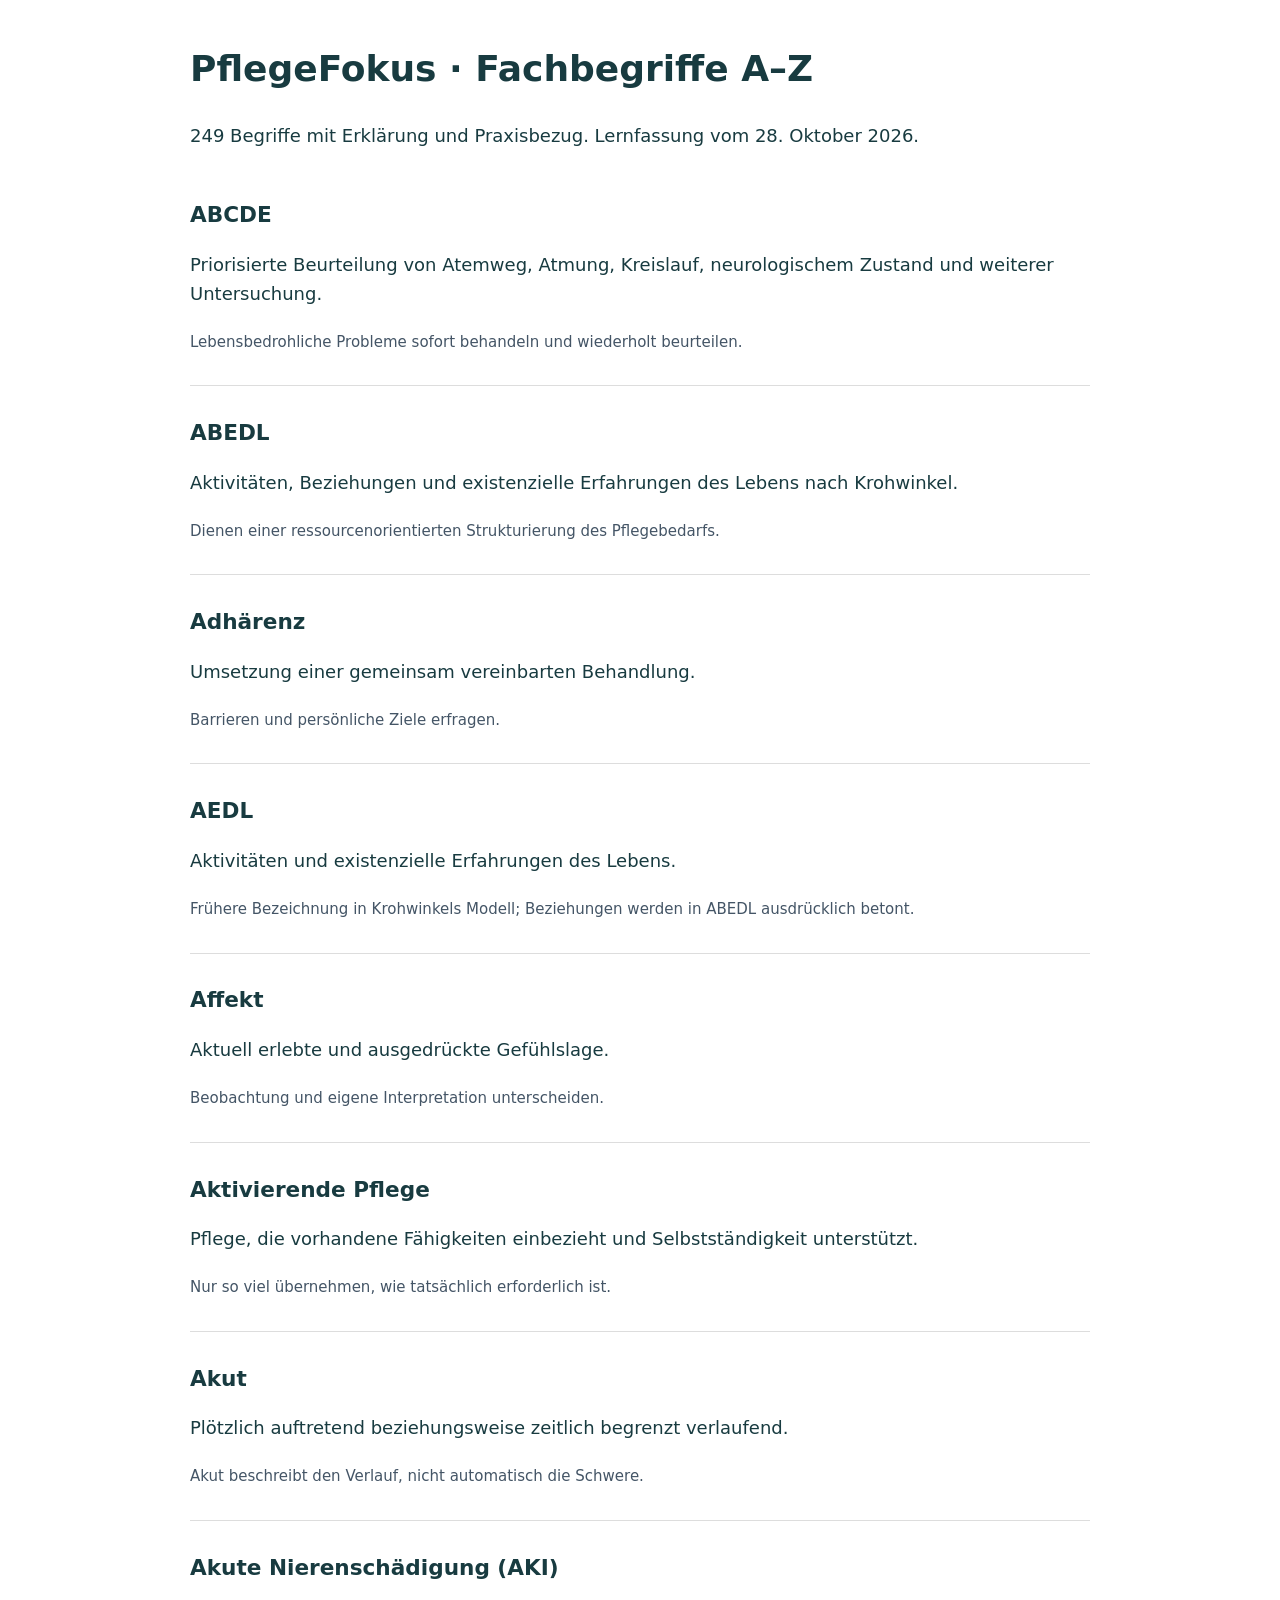
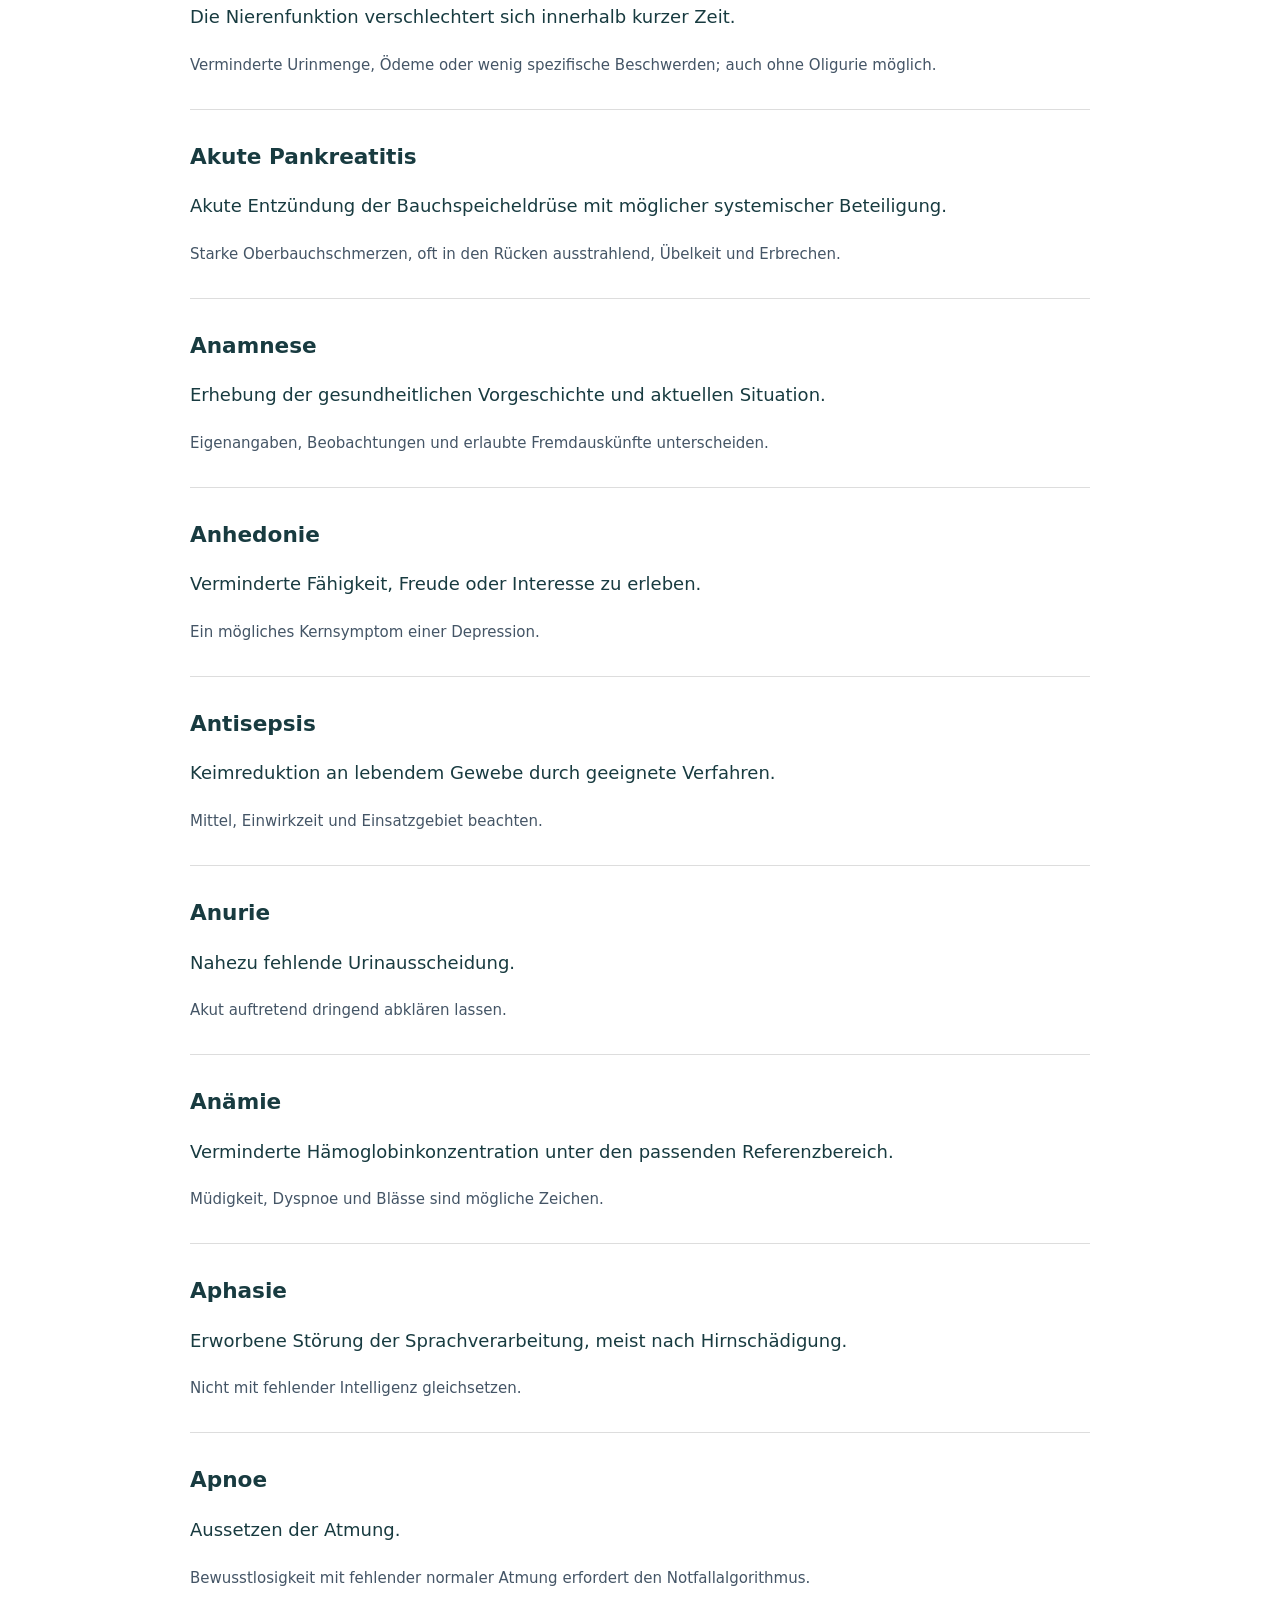
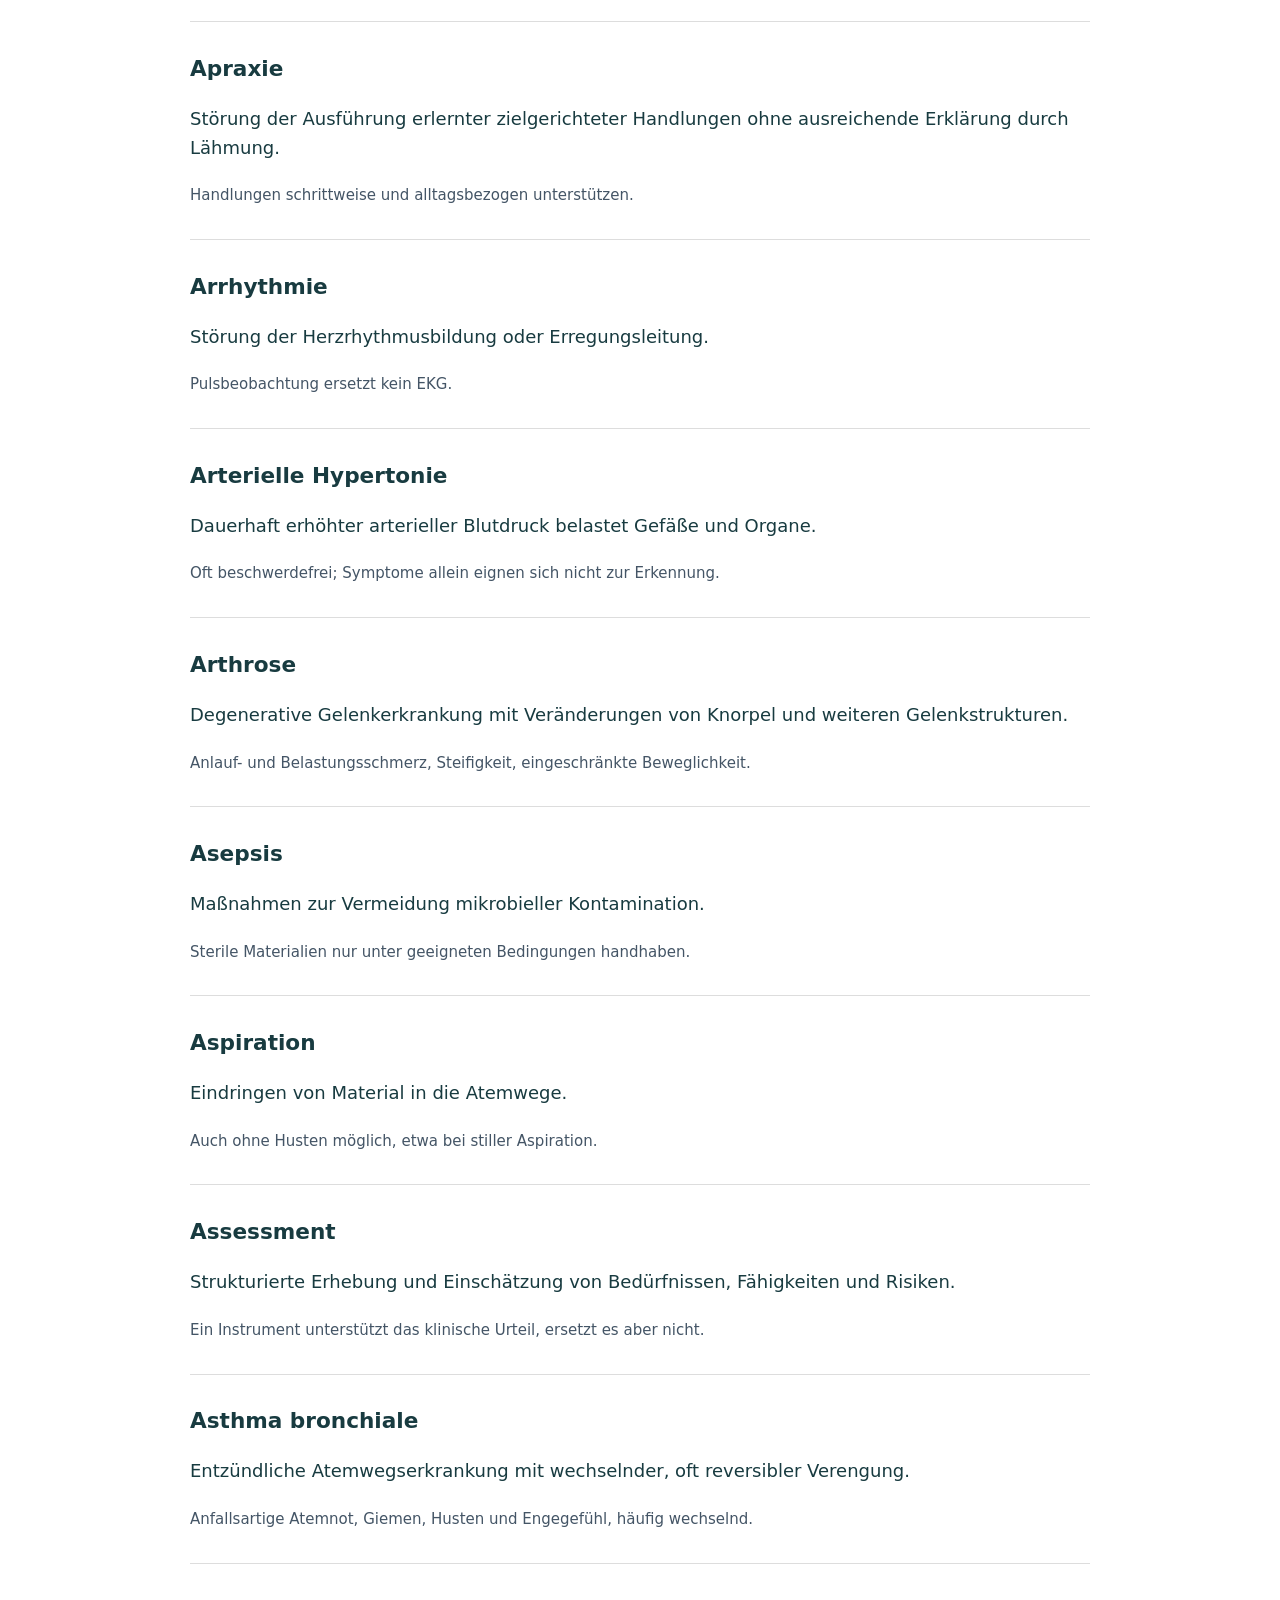
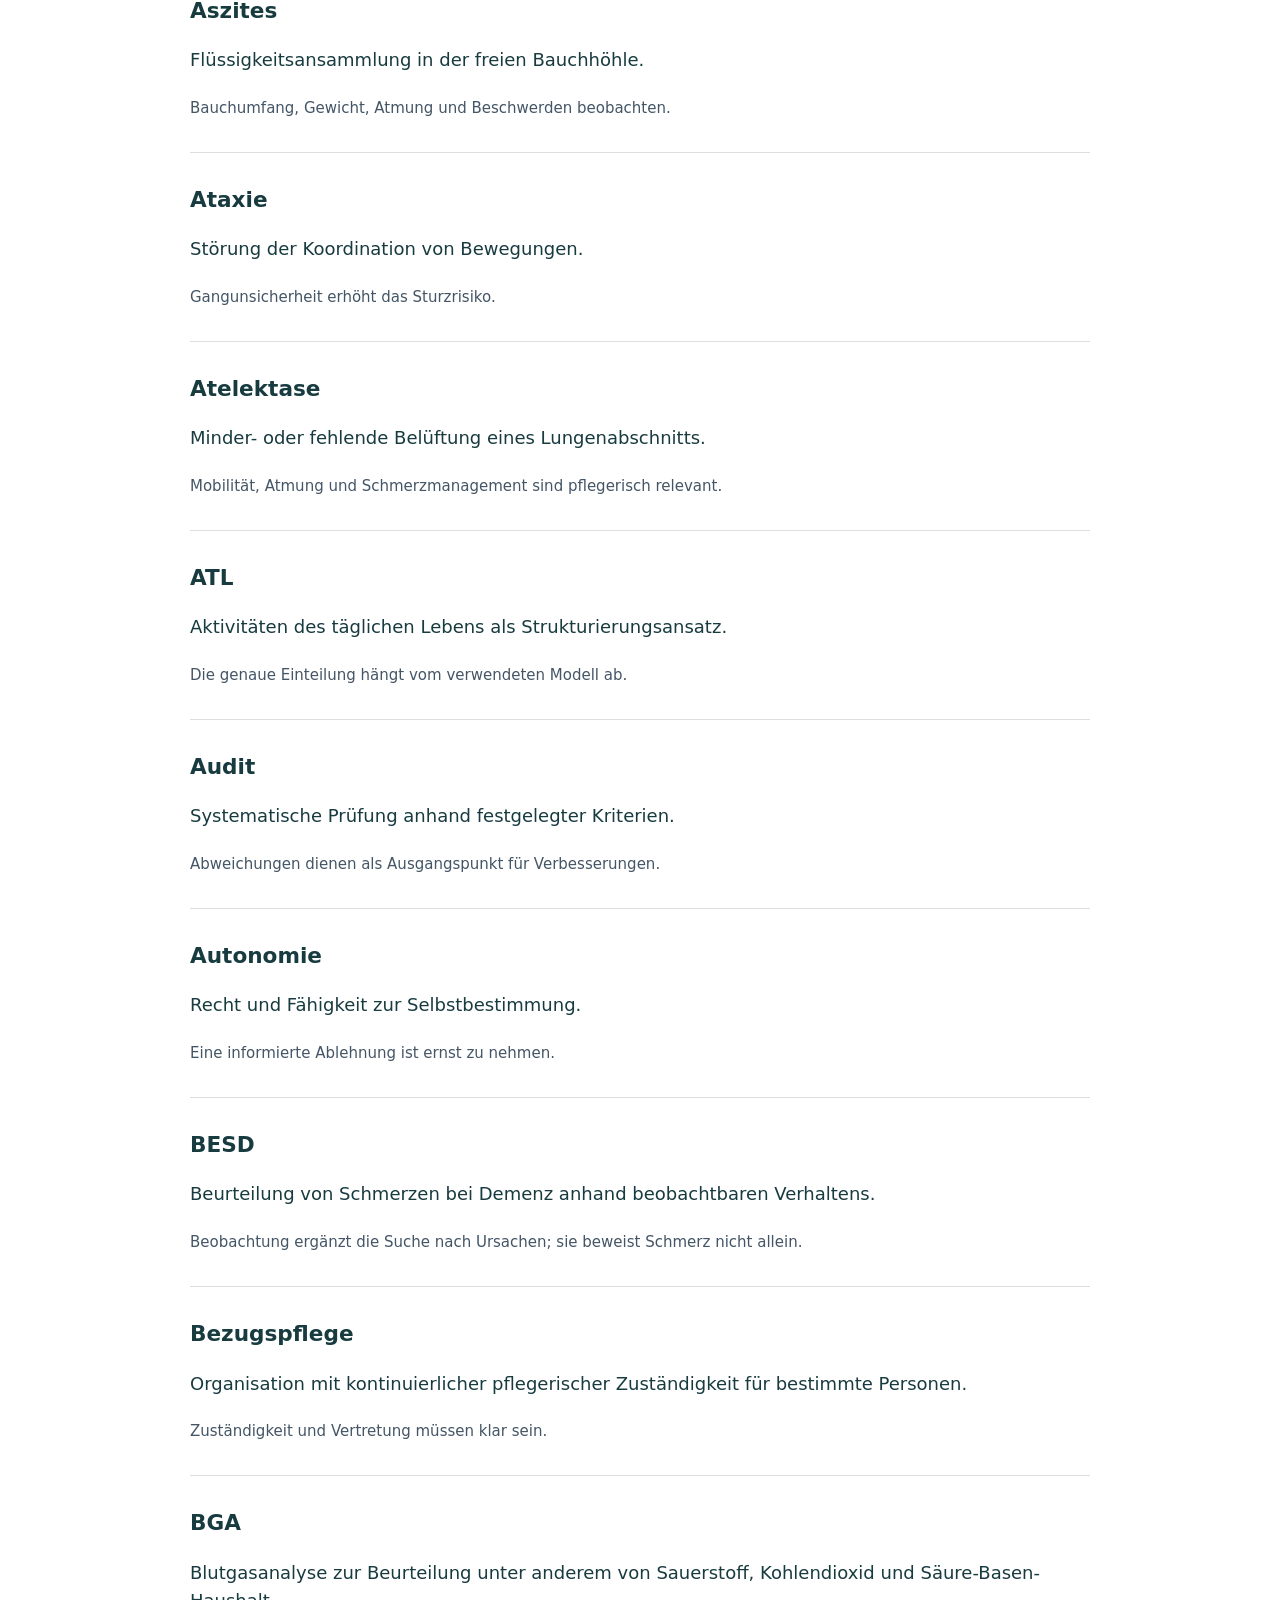
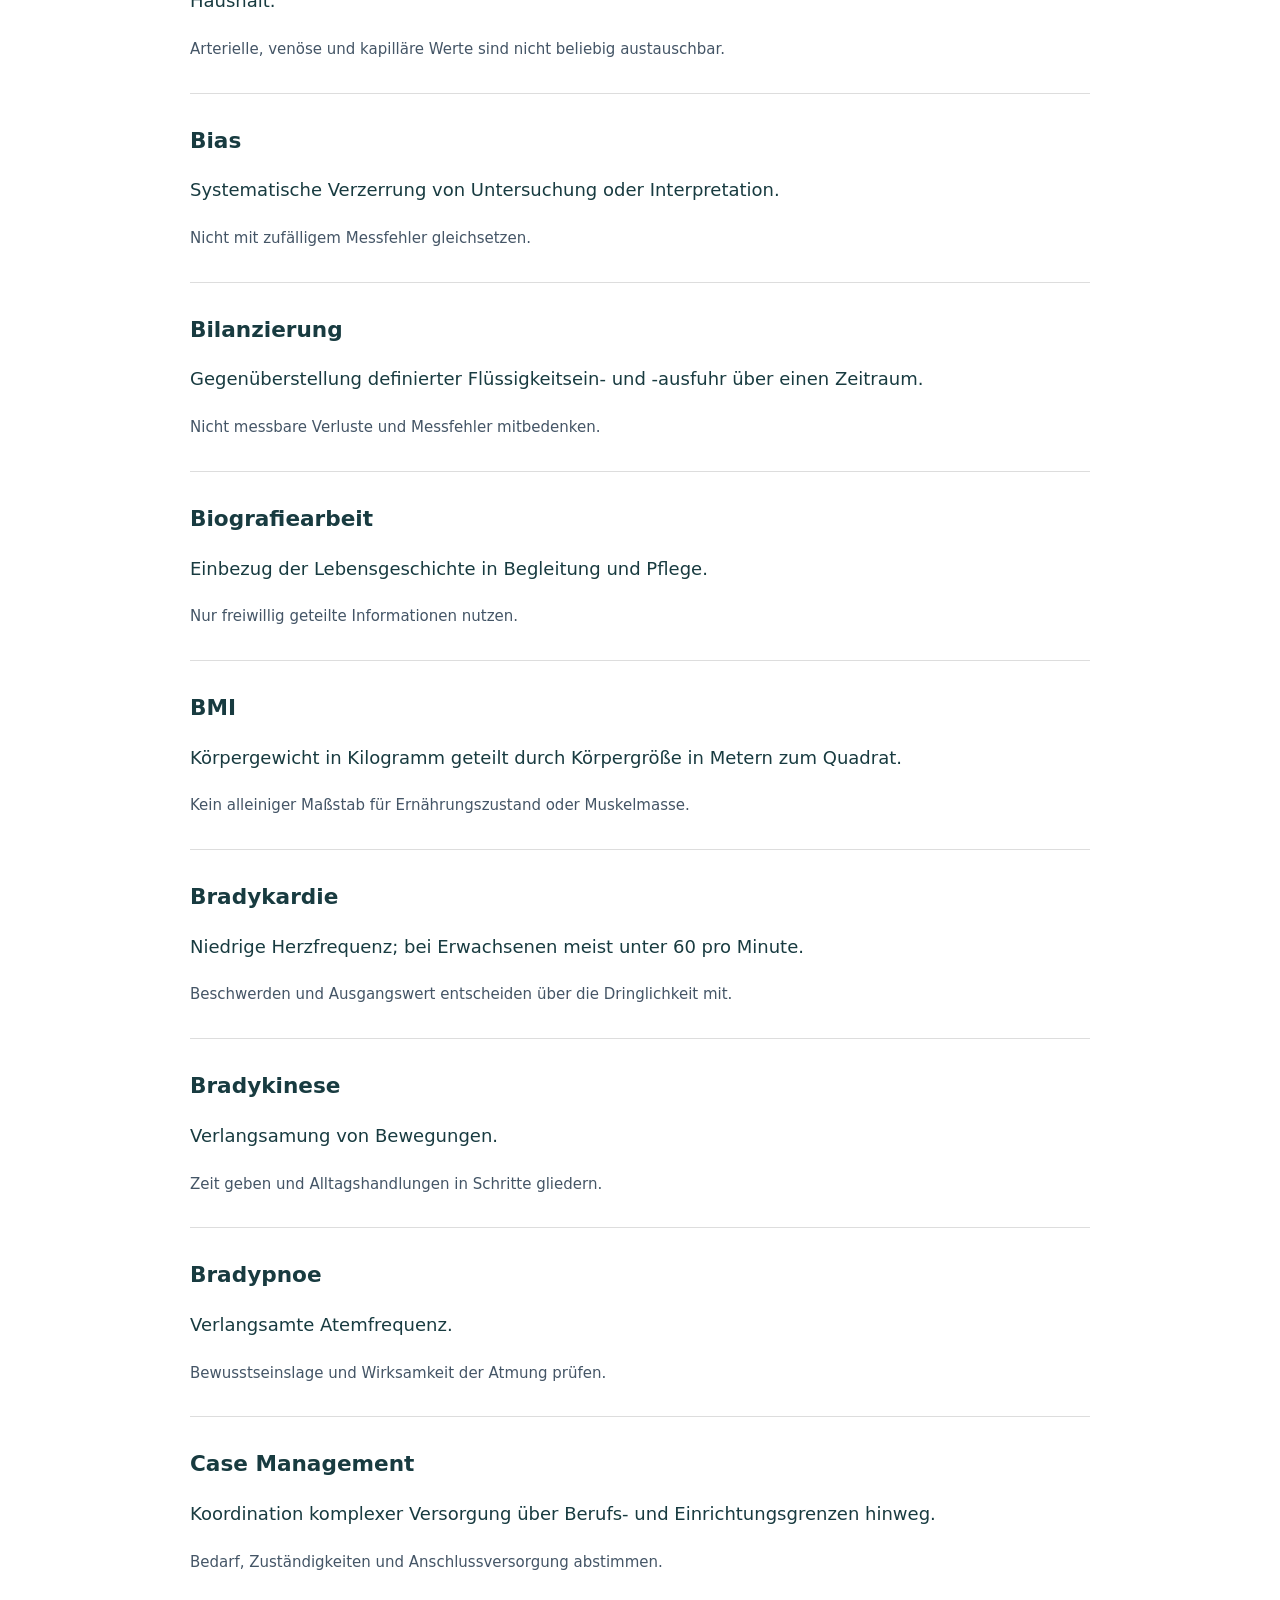
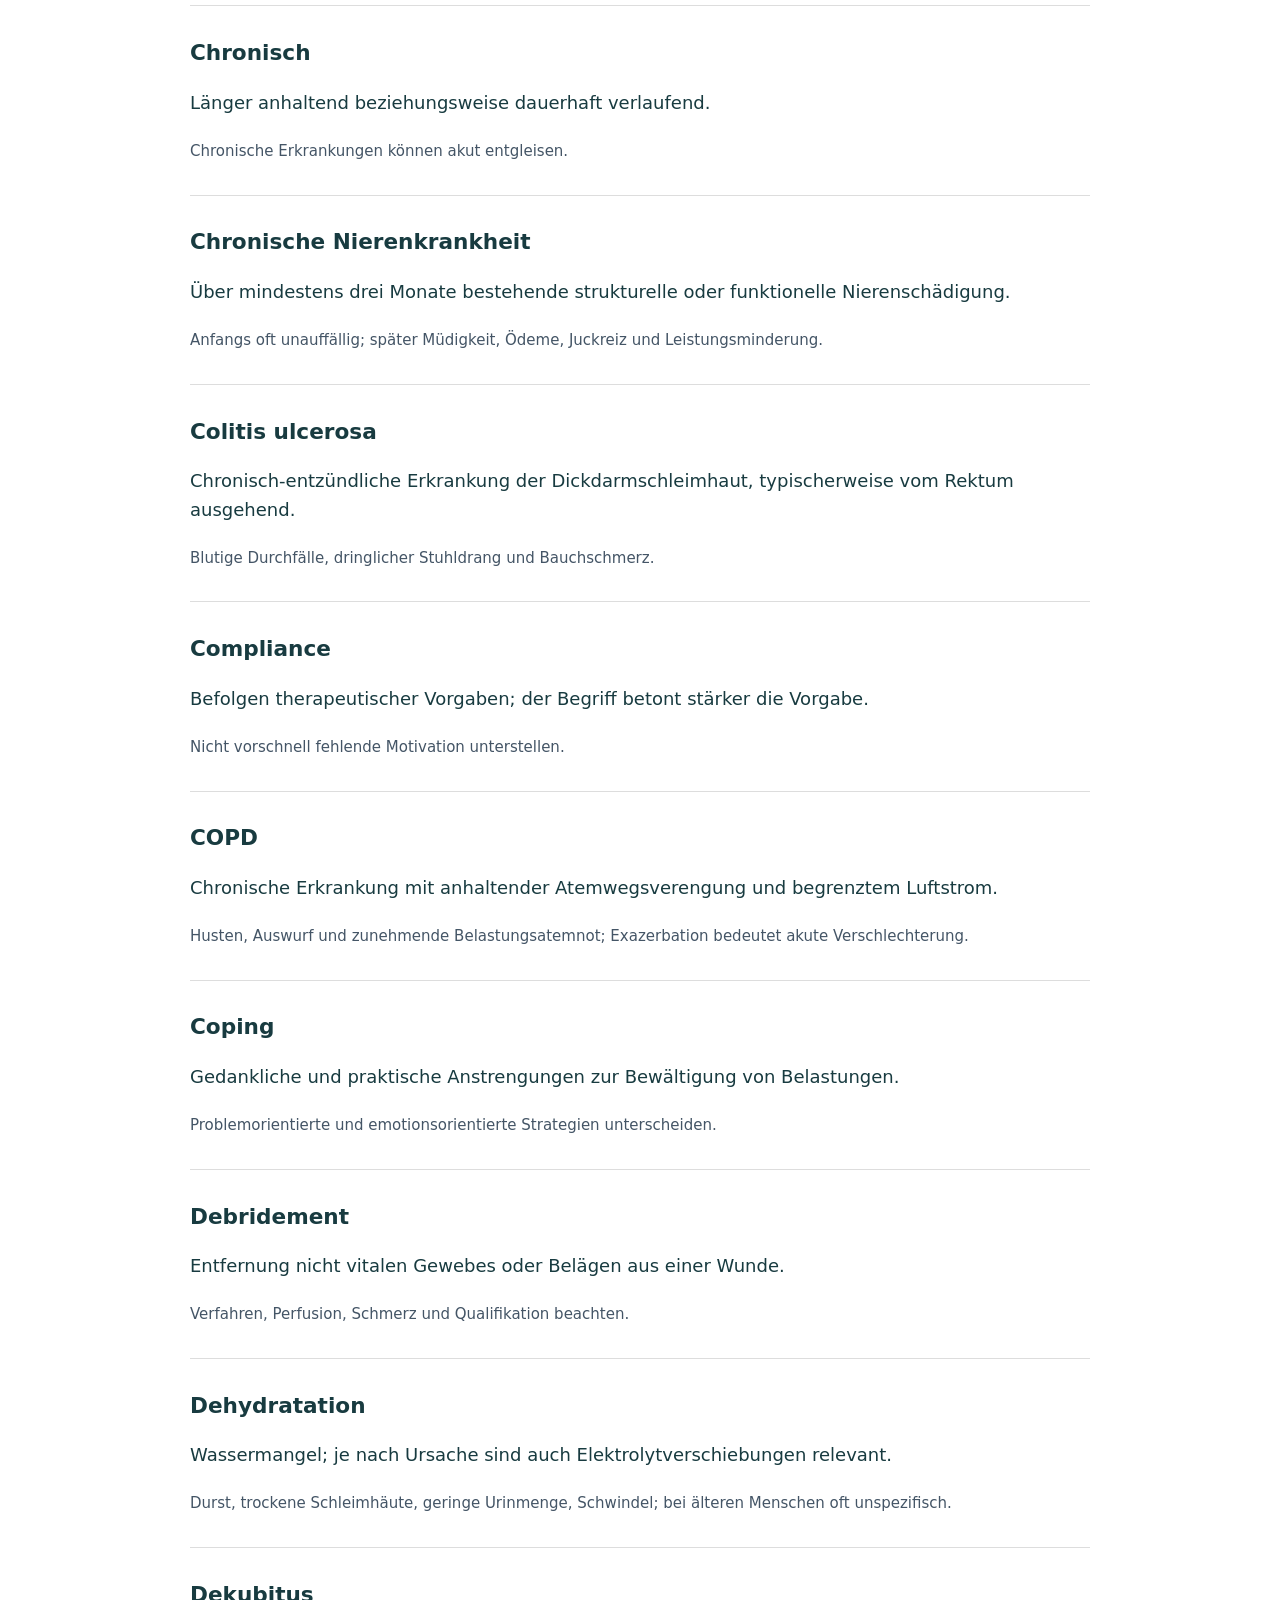
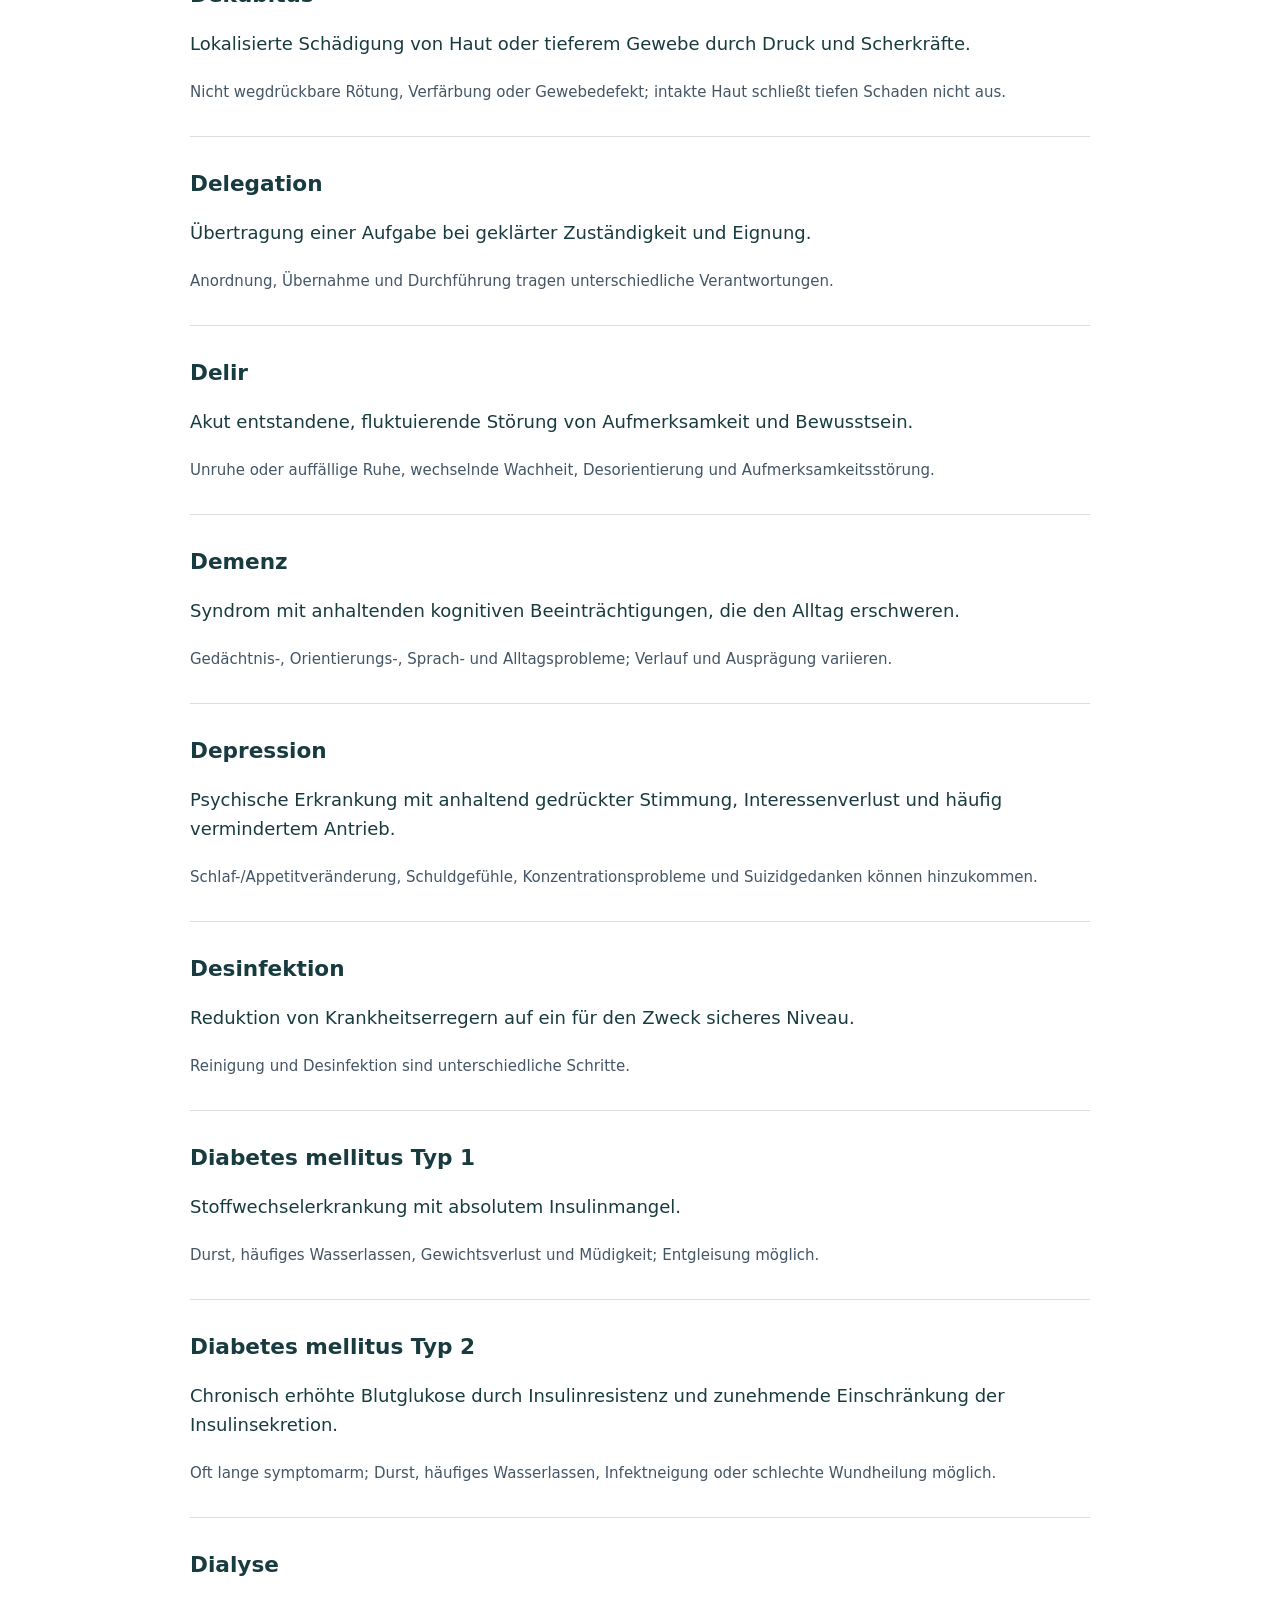
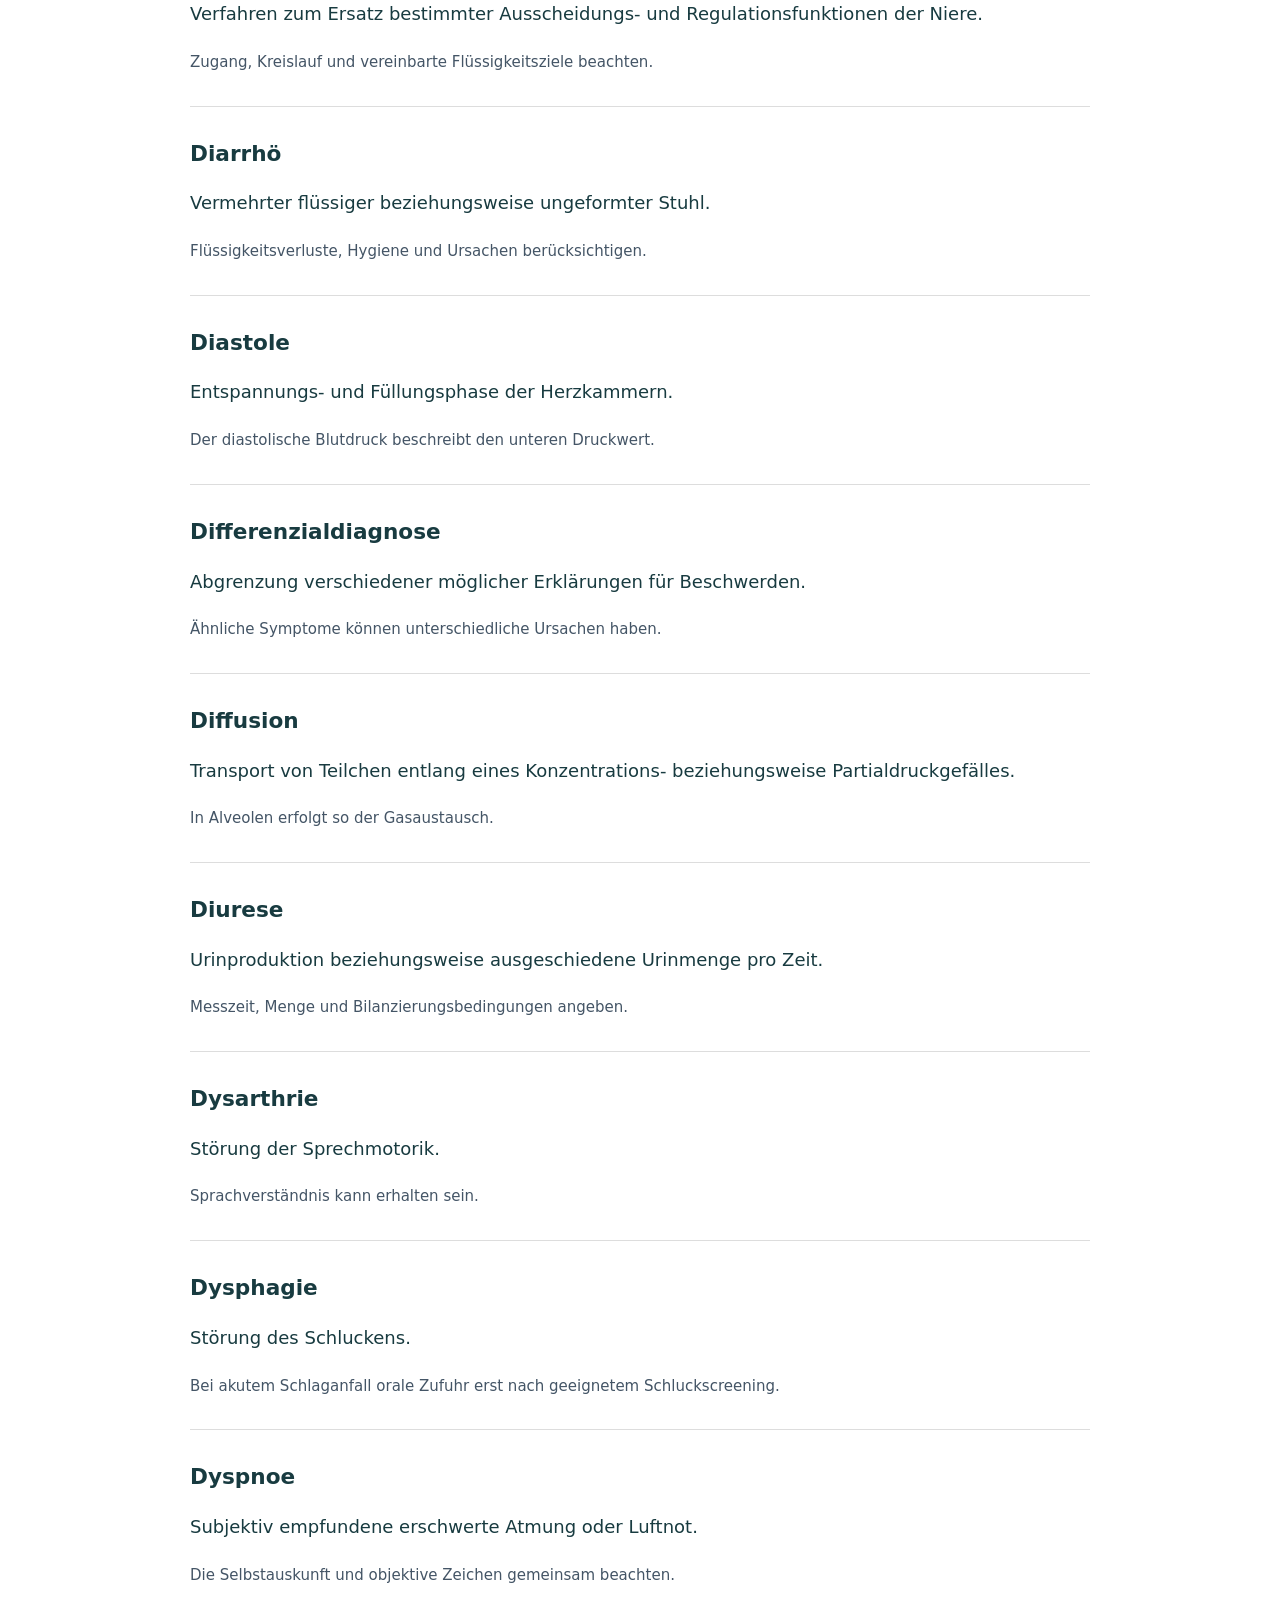
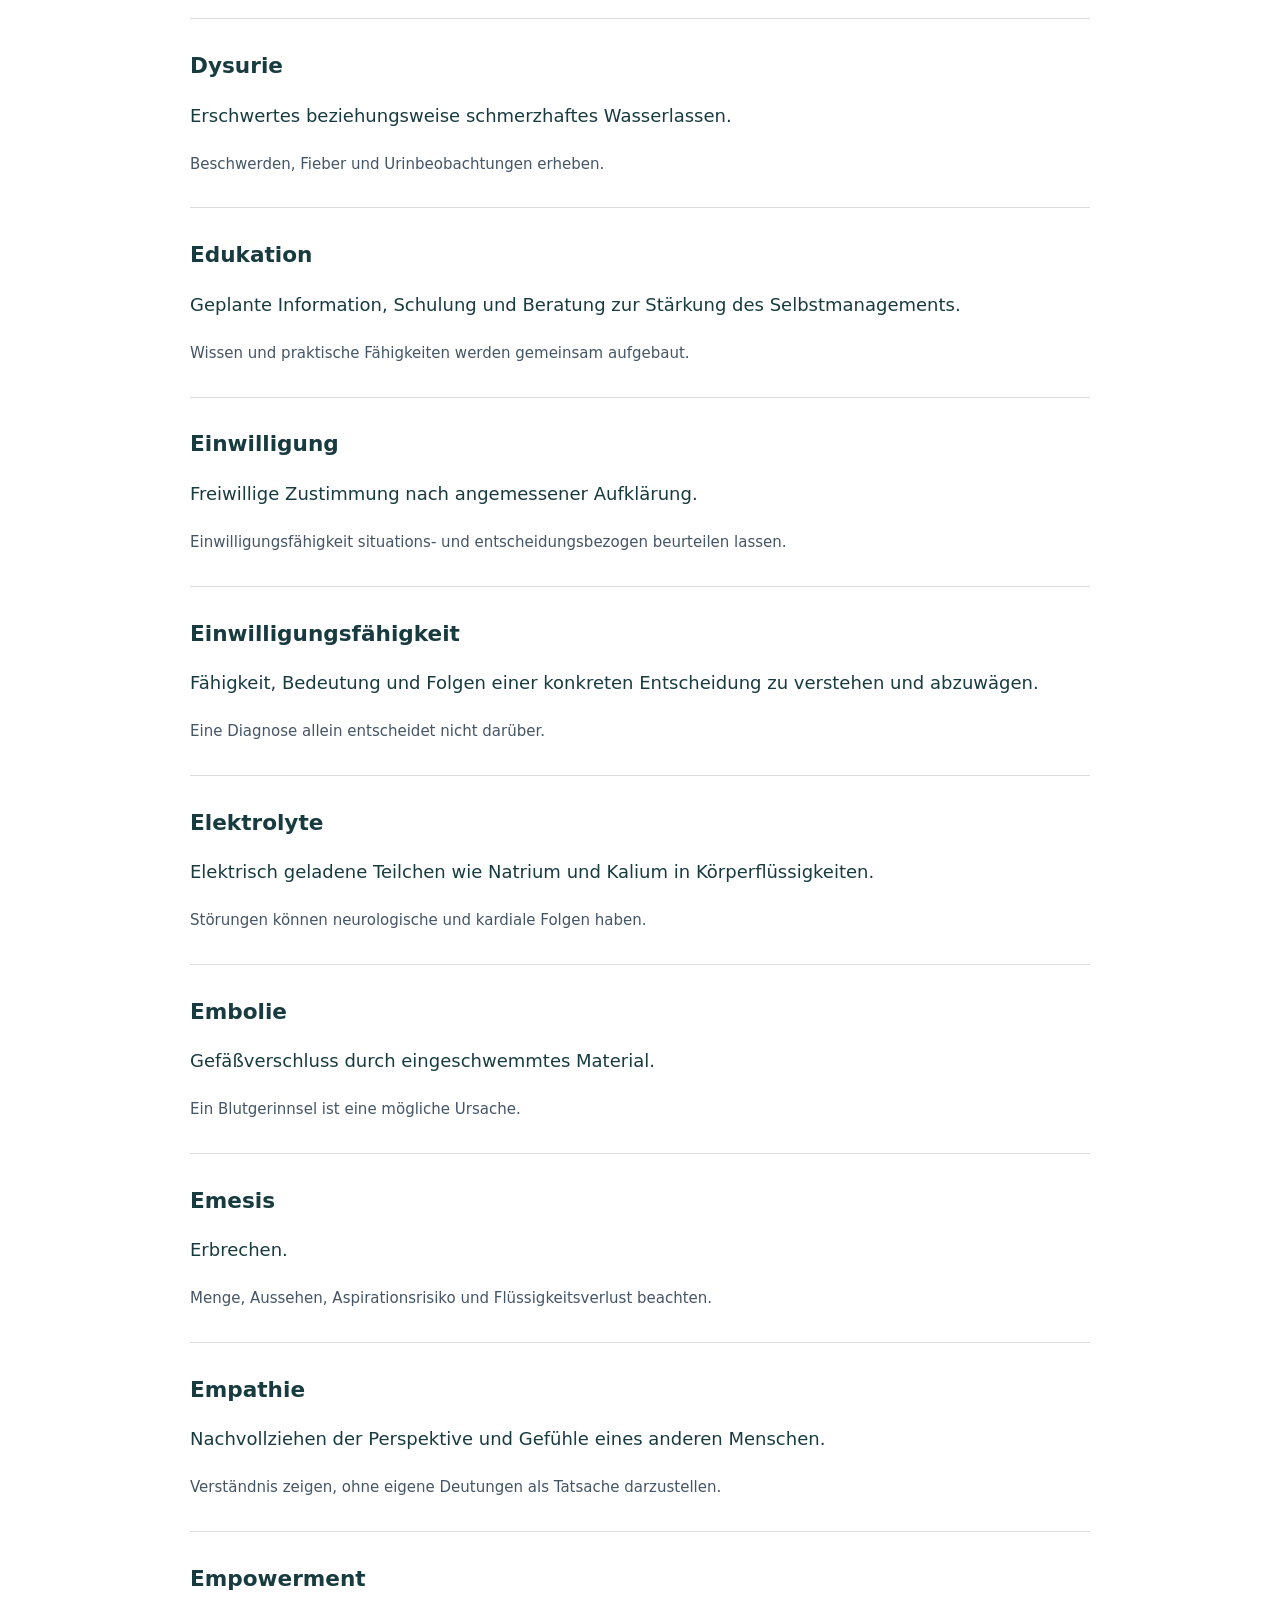
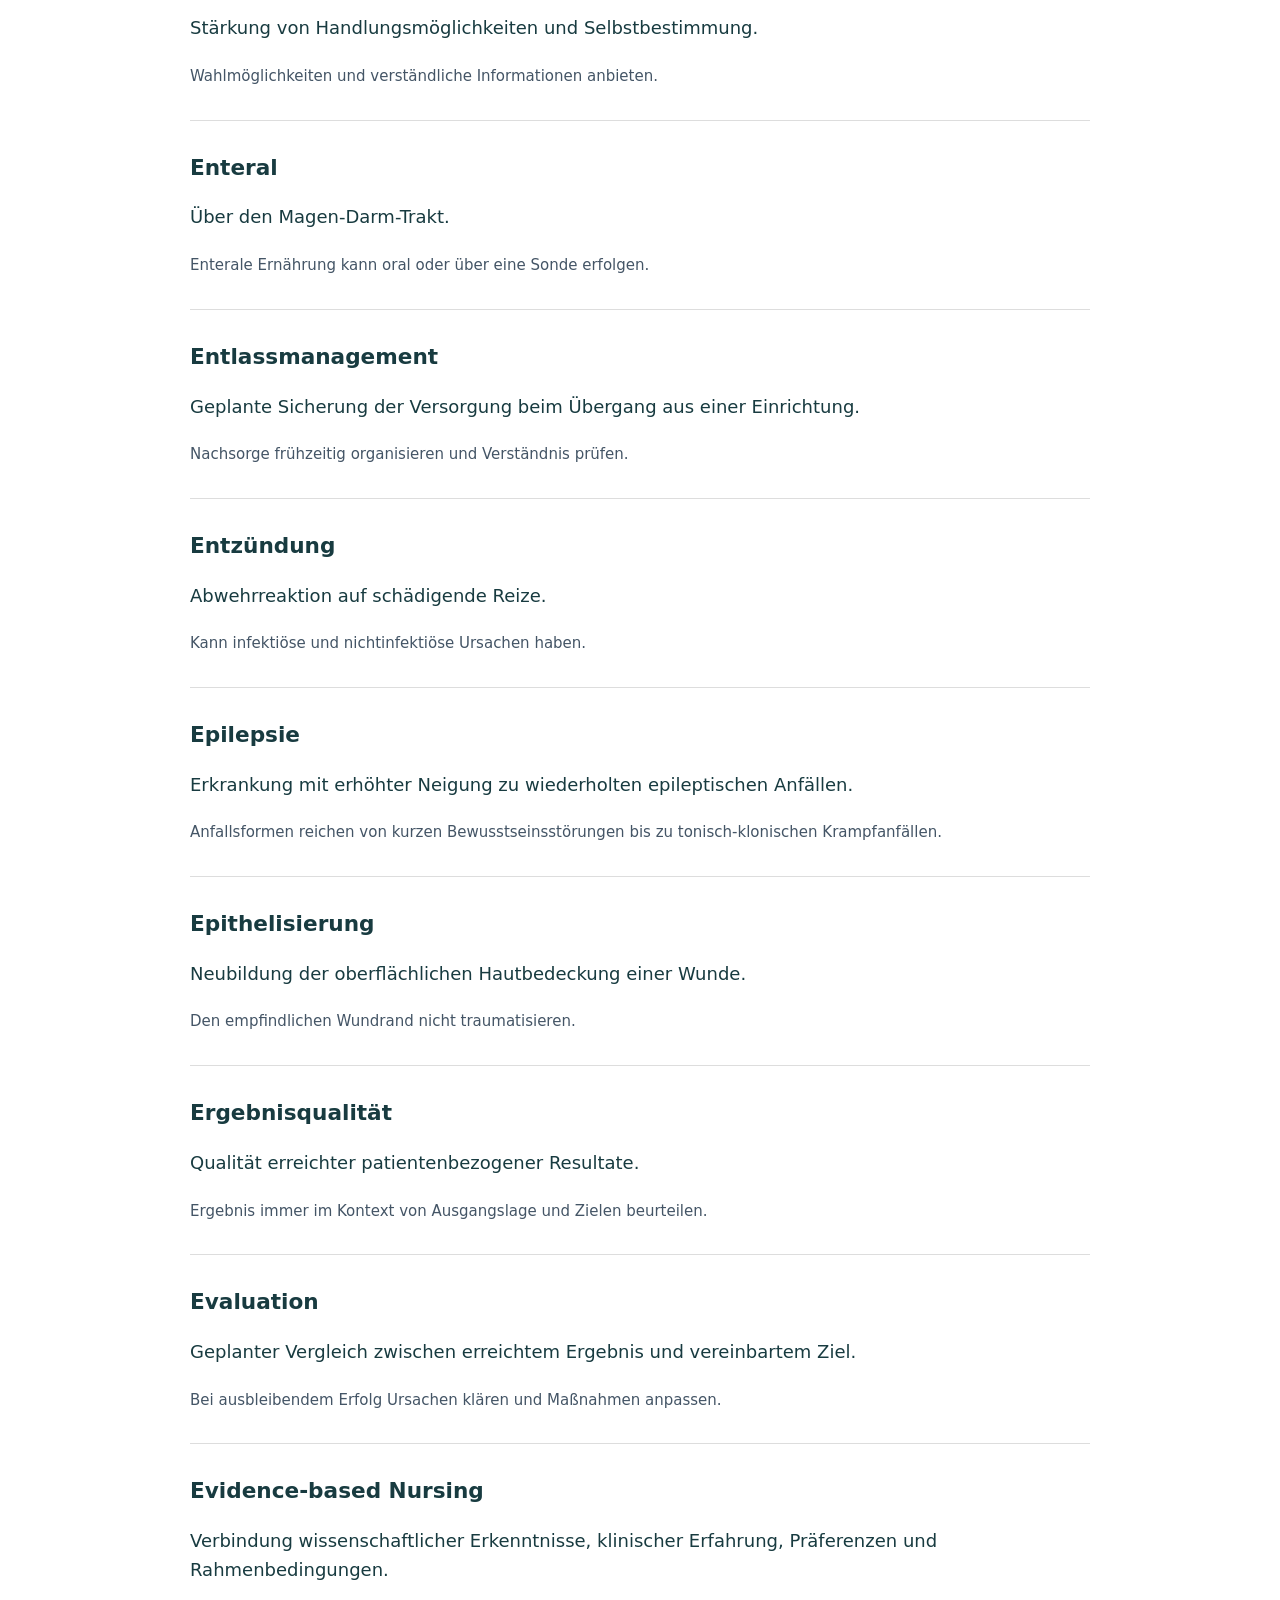
<file: content/fachbegriffe.html>
<!doctype html><html lang="de"><meta charset="utf-8"><meta name="viewport" content="width=device-width,initial-scale=1"><title>PflegeFokus – 249 Fachbegriffe</title><style>body{max-width:900px;margin:40px auto;padding:0 20px;font:18px/1.6 system-ui;color:#183b40}article{break-inside:avoid;border-bottom:1px solid #ddd;padding:12px 0}h2{font-size:1.2em}small{color:#456}</style><h1>PflegeFokus · Fachbegriffe A–Z</h1><p>249 Begriffe mit Erklärung und Praxisbezug. Lernfassung vom 28. Oktober 2026.</p><article><h2>ABCDE</h2><p>Priorisierte Beurteilung von Atemweg, Atmung, Kreislauf, neurologischem Zustand und weiterer Untersuchung.</p><p><small>Lebensbedrohliche Probleme sofort behandeln und wiederholt beurteilen.</small></p></article><article><h2>ABEDL</h2><p>Aktivitäten, Beziehungen und existenzielle Erfahrungen des Lebens nach Krohwinkel.</p><p><small>Dienen einer ressourcenorientierten Strukturierung des Pflegebedarfs.</small></p></article><article><h2>Adhärenz</h2><p>Umsetzung einer gemeinsam vereinbarten Behandlung.</p><p><small>Barrieren und persönliche Ziele erfragen.</small></p></article><article><h2>AEDL</h2><p>Aktivitäten und existenzielle Erfahrungen des Lebens.</p><p><small>Frühere Bezeichnung in Krohwinkels Modell; Beziehungen werden in ABEDL ausdrücklich betont.</small></p></article><article><h2>Affekt</h2><p>Aktuell erlebte und ausgedrückte Gefühlslage.</p><p><small>Beobachtung und eigene Interpretation unterscheiden.</small></p></article><article><h2>Aktivierende Pflege</h2><p>Pflege, die vorhandene Fähigkeiten einbezieht und Selbstständigkeit unterstützt.</p><p><small>Nur so viel übernehmen, wie tatsächlich erforderlich ist.</small></p></article><article><h2>Akut</h2><p>Plötzlich auftretend beziehungsweise zeitlich begrenzt verlaufend.</p><p><small>Akut beschreibt den Verlauf, nicht automatisch die Schwere.</small></p></article><article><h2>Akute Nierenschädigung (AKI)</h2><p>Die Nierenfunktion verschlechtert sich innerhalb kurzer Zeit.</p><p><small>Verminderte Urinmenge, Ödeme oder wenig spezifische Beschwerden; auch ohne Oligurie möglich.</small></p></article><article><h2>Akute Pankreatitis</h2><p>Akute Entzündung der Bauchspeicheldrüse mit möglicher systemischer Beteiligung.</p><p><small>Starke Oberbauchschmerzen, oft in den Rücken ausstrahlend, Übelkeit und Erbrechen.</small></p></article><article><h2>Anamnese</h2><p>Erhebung der gesundheitlichen Vorgeschichte und aktuellen Situation.</p><p><small>Eigenangaben, Beobachtungen und erlaubte Fremdauskünfte unterscheiden.</small></p></article><article><h2>Anhedonie</h2><p>Verminderte Fähigkeit, Freude oder Interesse zu erleben.</p><p><small>Ein mögliches Kernsymptom einer Depression.</small></p></article><article><h2>Antisepsis</h2><p>Keimreduktion an lebendem Gewebe durch geeignete Verfahren.</p><p><small>Mittel, Einwirkzeit und Einsatzgebiet beachten.</small></p></article><article><h2>Anurie</h2><p>Nahezu fehlende Urinausscheidung.</p><p><small>Akut auftretend dringend abklären lassen.</small></p></article><article><h2>Anämie</h2><p>Verminderte Hämoglobinkonzentration unter den passenden Referenzbereich.</p><p><small>Müdigkeit, Dyspnoe und Blässe sind mögliche Zeichen.</small></p></article><article><h2>Aphasie</h2><p>Erworbene Störung der Sprachverarbeitung, meist nach Hirnschädigung.</p><p><small>Nicht mit fehlender Intelligenz gleichsetzen.</small></p></article><article><h2>Apnoe</h2><p>Aussetzen der Atmung.</p><p><small>Bewusstlosigkeit mit fehlender normaler Atmung erfordert den Notfallalgorithmus.</small></p></article><article><h2>Apraxie</h2><p>Störung der Ausführung erlernter zielgerichteter Handlungen ohne ausreichende Erklärung durch Lähmung.</p><p><small>Handlungen schrittweise und alltagsbezogen unterstützen.</small></p></article><article><h2>Arrhythmie</h2><p>Störung der Herzrhythmusbildung oder Erregungsleitung.</p><p><small>Pulsbeobachtung ersetzt kein EKG.</small></p></article><article><h2>Arterielle Hypertonie</h2><p>Dauerhaft erhöhter arterieller Blutdruck belastet Gefäße und Organe.</p><p><small>Oft beschwerdefrei; Symptome allein eignen sich nicht zur Erkennung.</small></p></article><article><h2>Arthrose</h2><p>Degenerative Gelenkerkrankung mit Veränderungen von Knorpel und weiteren Gelenkstrukturen.</p><p><small>Anlauf- und Belastungsschmerz, Steifigkeit, eingeschränkte Beweglichkeit.</small></p></article><article><h2>Asepsis</h2><p>Maßnahmen zur Vermeidung mikrobieller Kontamination.</p><p><small>Sterile Materialien nur unter geeigneten Bedingungen handhaben.</small></p></article><article><h2>Aspiration</h2><p>Eindringen von Material in die Atemwege.</p><p><small>Auch ohne Husten möglich, etwa bei stiller Aspiration.</small></p></article><article><h2>Assessment</h2><p>Strukturierte Erhebung und Einschätzung von Bedürfnissen, Fähigkeiten und Risiken.</p><p><small>Ein Instrument unterstützt das klinische Urteil, ersetzt es aber nicht.</small></p></article><article><h2>Asthma bronchiale</h2><p>Entzündliche Atemwegserkrankung mit wechselnder, oft reversibler Verengung.</p><p><small>Anfallsartige Atemnot, Giemen, Husten und Engegefühl, häufig wechselnd.</small></p></article><article><h2>Aszites</h2><p>Flüssigkeitsansammlung in der freien Bauchhöhle.</p><p><small>Bauchumfang, Gewicht, Atmung und Beschwerden beobachten.</small></p></article><article><h2>Ataxie</h2><p>Störung der Koordination von Bewegungen.</p><p><small>Gangunsicherheit erhöht das Sturzrisiko.</small></p></article><article><h2>Atelektase</h2><p>Minder- oder fehlende Belüftung eines Lungenabschnitts.</p><p><small>Mobilität, Atmung und Schmerzmanagement sind pflegerisch relevant.</small></p></article><article><h2>ATL</h2><p>Aktivitäten des täglichen Lebens als Strukturierungsansatz.</p><p><small>Die genaue Einteilung hängt vom verwendeten Modell ab.</small></p></article><article><h2>Audit</h2><p>Systematische Prüfung anhand festgelegter Kriterien.</p><p><small>Abweichungen dienen als Ausgangspunkt für Verbesserungen.</small></p></article><article><h2>Autonomie</h2><p>Recht und Fähigkeit zur Selbstbestimmung.</p><p><small>Eine informierte Ablehnung ist ernst zu nehmen.</small></p></article><article><h2>BESD</h2><p>Beurteilung von Schmerzen bei Demenz anhand beobachtbaren Verhaltens.</p><p><small>Beobachtung ergänzt die Suche nach Ursachen; sie beweist Schmerz nicht allein.</small></p></article><article><h2>Bezugspflege</h2><p>Organisation mit kontinuierlicher pflegerischer Zuständigkeit für bestimmte Personen.</p><p><small>Zuständigkeit und Vertretung müssen klar sein.</small></p></article><article><h2>BGA</h2><p>Blutgasanalyse zur Beurteilung unter anderem von Sauerstoff, Kohlendioxid und Säure-Basen-Haushalt.</p><p><small>Arterielle, venöse und kapilläre Werte sind nicht beliebig austauschbar.</small></p></article><article><h2>Bias</h2><p>Systematische Verzerrung von Untersuchung oder Interpretation.</p><p><small>Nicht mit zufälligem Messfehler gleichsetzen.</small></p></article><article><h2>Bilanzierung</h2><p>Gegenüberstellung definierter Flüssigkeitsein- und -ausfuhr über einen Zeitraum.</p><p><small>Nicht messbare Verluste und Messfehler mitbedenken.</small></p></article><article><h2>Biografiearbeit</h2><p>Einbezug der Lebensgeschichte in Begleitung und Pflege.</p><p><small>Nur freiwillig geteilte Informationen nutzen.</small></p></article><article><h2>BMI</h2><p>Körpergewicht in Kilogramm geteilt durch Körpergröße in Metern zum Quadrat.</p><p><small>Kein alleiniger Maßstab für Ernährungszustand oder Muskelmasse.</small></p></article><article><h2>Bradykardie</h2><p>Niedrige Herzfrequenz; bei Erwachsenen meist unter 60 pro Minute.</p><p><small>Beschwerden und Ausgangswert entscheiden über die Dringlichkeit mit.</small></p></article><article><h2>Bradykinese</h2><p>Verlangsamung von Bewegungen.</p><p><small>Zeit geben und Alltagshandlungen in Schritte gliedern.</small></p></article><article><h2>Bradypnoe</h2><p>Verlangsamte Atemfrequenz.</p><p><small>Bewusstseinslage und Wirksamkeit der Atmung prüfen.</small></p></article><article><h2>Case Management</h2><p>Koordination komplexer Versorgung über Berufs- und Einrichtungsgrenzen hinweg.</p><p><small>Bedarf, Zuständigkeiten und Anschlussversorgung abstimmen.</small></p></article><article><h2>Chronisch</h2><p>Länger anhaltend beziehungsweise dauerhaft verlaufend.</p><p><small>Chronische Erkrankungen können akut entgleisen.</small></p></article><article><h2>Chronische Nierenkrankheit</h2><p>Über mindestens drei Monate bestehende strukturelle oder funktionelle Nierenschädigung.</p><p><small>Anfangs oft unauffällig; später Müdigkeit, Ödeme, Juckreiz und Leistungsminderung.</small></p></article><article><h2>Colitis ulcerosa</h2><p>Chronisch-entzündliche Erkrankung der Dickdarmschleimhaut, typischerweise vom Rektum ausgehend.</p><p><small>Blutige Durchfälle, dringlicher Stuhldrang und Bauchschmerz.</small></p></article><article><h2>Compliance</h2><p>Befolgen therapeutischer Vorgaben; der Begriff betont stärker die Vorgabe.</p><p><small>Nicht vorschnell fehlende Motivation unterstellen.</small></p></article><article><h2>COPD</h2><p>Chronische Erkrankung mit anhaltender Atemwegsverengung und begrenztem Luftstrom.</p><p><small>Husten, Auswurf und zunehmende Belastungsatemnot; Exazerbation bedeutet akute Verschlechterung.</small></p></article><article><h2>Coping</h2><p>Gedankliche und praktische Anstrengungen zur Bewältigung von Belastungen.</p><p><small>Problemorientierte und emotionsorientierte Strategien unterscheiden.</small></p></article><article><h2>Debridement</h2><p>Entfernung nicht vitalen Gewebes oder Belägen aus einer Wunde.</p><p><small>Verfahren, Perfusion, Schmerz und Qualifikation beachten.</small></p></article><article><h2>Dehydratation</h2><p>Wassermangel; je nach Ursache sind auch Elektrolytverschiebungen relevant.</p><p><small>Durst, trockene Schleimhäute, geringe Urinmenge, Schwindel; bei älteren Menschen oft unspezifisch.</small></p></article><article><h2>Dekubitus</h2><p>Lokalisierte Schädigung von Haut oder tieferem Gewebe durch Druck und Scherkräfte.</p><p><small>Nicht wegdrückbare Rötung, Verfärbung oder Gewebedefekt; intakte Haut schließt tiefen Schaden nicht aus.</small></p></article><article><h2>Delegation</h2><p>Übertragung einer Aufgabe bei geklärter Zuständigkeit und Eignung.</p><p><small>Anordnung, Übernahme und Durchführung tragen unterschiedliche Verantwortungen.</small></p></article><article><h2>Delir</h2><p>Akut entstandene, fluktuierende Störung von Aufmerksamkeit und Bewusstsein.</p><p><small>Unruhe oder auffällige Ruhe, wechselnde Wachheit, Desorientierung und Aufmerksamkeitsstörung.</small></p></article><article><h2>Demenz</h2><p>Syndrom mit anhaltenden kognitiven Beeinträchtigungen, die den Alltag erschweren.</p><p><small>Gedächtnis-, Orientierungs-, Sprach- und Alltagsprobleme; Verlauf und Ausprägung variieren.</small></p></article><article><h2>Depression</h2><p>Psychische Erkrankung mit anhaltend gedrückter Stimmung, Interessenverlust und häufig vermindertem Antrieb.</p><p><small>Schlaf-/Appetitveränderung, Schuldgefühle, Konzentrationsprobleme und Suizidgedanken können hinzukommen.</small></p></article><article><h2>Desinfektion</h2><p>Reduktion von Krankheitserregern auf ein für den Zweck sicheres Niveau.</p><p><small>Reinigung und Desinfektion sind unterschiedliche Schritte.</small></p></article><article><h2>Diabetes mellitus Typ 1</h2><p>Stoffwechselerkrankung mit absolutem Insulinmangel.</p><p><small>Durst, häufiges Wasserlassen, Gewichtsverlust und Müdigkeit; Entgleisung möglich.</small></p></article><article><h2>Diabetes mellitus Typ 2</h2><p>Chronisch erhöhte Blutglukose durch Insulinresistenz und zunehmende Einschränkung der Insulinsekretion.</p><p><small>Oft lange symptomarm; Durst, häufiges Wasserlassen, Infektneigung oder schlechte Wundheilung möglich.</small></p></article><article><h2>Dialyse</h2><p>Verfahren zum Ersatz bestimmter Ausscheidungs- und Regulationsfunktionen der Niere.</p><p><small>Zugang, Kreislauf und vereinbarte Flüssigkeitsziele beachten.</small></p></article><article><h2>Diarrhö</h2><p>Vermehrter flüssiger beziehungsweise ungeformter Stuhl.</p><p><small>Flüssigkeitsverluste, Hygiene und Ursachen berücksichtigen.</small></p></article><article><h2>Diastole</h2><p>Entspannungs- und Füllungsphase der Herzkammern.</p><p><small>Der diastolische Blutdruck beschreibt den unteren Druckwert.</small></p></article><article><h2>Differenzialdiagnose</h2><p>Abgrenzung verschiedener möglicher Erklärungen für Beschwerden.</p><p><small>Ähnliche Symptome können unterschiedliche Ursachen haben.</small></p></article><article><h2>Diffusion</h2><p>Transport von Teilchen entlang eines Konzentrations- beziehungsweise Partialdruckgefälles.</p><p><small>In Alveolen erfolgt so der Gasaustausch.</small></p></article><article><h2>Diurese</h2><p>Urinproduktion beziehungsweise ausgeschiedene Urinmenge pro Zeit.</p><p><small>Messzeit, Menge und Bilanzierungsbedingungen angeben.</small></p></article><article><h2>Dysarthrie</h2><p>Störung der Sprechmotorik.</p><p><small>Sprachverständnis kann erhalten sein.</small></p></article><article><h2>Dysphagie</h2><p>Störung des Schluckens.</p><p><small>Bei akutem Schlaganfall orale Zufuhr erst nach geeignetem Schluckscreening.</small></p></article><article><h2>Dyspnoe</h2><p>Subjektiv empfundene erschwerte Atmung oder Luftnot.</p><p><small>Die Selbstauskunft und objektive Zeichen gemeinsam beachten.</small></p></article><article><h2>Dysurie</h2><p>Erschwertes beziehungsweise schmerzhaftes Wasserlassen.</p><p><small>Beschwerden, Fieber und Urinbeobachtungen erheben.</small></p></article><article><h2>Edukation</h2><p>Geplante Information, Schulung und Beratung zur Stärkung des Selbstmanagements.</p><p><small>Wissen und praktische Fähigkeiten werden gemeinsam aufgebaut.</small></p></article><article><h2>Einwilligung</h2><p>Freiwillige Zustimmung nach angemessener Aufklärung.</p><p><small>Einwilligungsfähigkeit situations- und entscheidungsbezogen beurteilen lassen.</small></p></article><article><h2>Einwilligungsfähigkeit</h2><p>Fähigkeit, Bedeutung und Folgen einer konkreten Entscheidung zu verstehen und abzuwägen.</p><p><small>Eine Diagnose allein entscheidet nicht darüber.</small></p></article><article><h2>Elektrolyte</h2><p>Elektrisch geladene Teilchen wie Natrium und Kalium in Körperflüssigkeiten.</p><p><small>Störungen können neurologische und kardiale Folgen haben.</small></p></article><article><h2>Embolie</h2><p>Gefäßverschluss durch eingeschwemmtes Material.</p><p><small>Ein Blutgerinnsel ist eine mögliche Ursache.</small></p></article><article><h2>Emesis</h2><p>Erbrechen.</p><p><small>Menge, Aussehen, Aspirationsrisiko und Flüssigkeitsverlust beachten.</small></p></article><article><h2>Empathie</h2><p>Nachvollziehen der Perspektive und Gefühle eines anderen Menschen.</p><p><small>Verständnis zeigen, ohne eigene Deutungen als Tatsache darzustellen.</small></p></article><article><h2>Empowerment</h2><p>Stärkung von Handlungsmöglichkeiten und Selbstbestimmung.</p><p><small>Wahlmöglichkeiten und verständliche Informationen anbieten.</small></p></article><article><h2>Enteral</h2><p>Über den Magen-Darm-Trakt.</p><p><small>Enterale Ernährung kann oral oder über eine Sonde erfolgen.</small></p></article><article><h2>Entlassmanagement</h2><p>Geplante Sicherung der Versorgung beim Übergang aus einer Einrichtung.</p><p><small>Nachsorge frühzeitig organisieren und Verständnis prüfen.</small></p></article><article><h2>Entzündung</h2><p>Abwehrreaktion auf schädigende Reize.</p><p><small>Kann infektiöse und nichtinfektiöse Ursachen haben.</small></p></article><article><h2>Epilepsie</h2><p>Erkrankung mit erhöhter Neigung zu wiederholten epileptischen Anfällen.</p><p><small>Anfallsformen reichen von kurzen Bewusstseinsstörungen bis zu tonisch-klonischen Krampfanfällen.</small></p></article><article><h2>Epithelisierung</h2><p>Neubildung der oberflächlichen Hautbedeckung einer Wunde.</p><p><small>Den empfindlichen Wundrand nicht traumatisieren.</small></p></article><article><h2>Ergebnisqualität</h2><p>Qualität erreichter patientenbezogener Resultate.</p><p><small>Ergebnis immer im Kontext von Ausgangslage und Zielen beurteilen.</small></p></article><article><h2>Evaluation</h2><p>Geplanter Vergleich zwischen erreichtem Ergebnis und vereinbartem Ziel.</p><p><small>Bei ausbleibendem Erfolg Ursachen klären und Maßnahmen anpassen.</small></p></article><article><h2>Evidence-based Nursing</h2><p>Verbindung wissenschaftlicher Erkenntnisse, klinischer Erfahrung, Präferenzen und Rahmenbedingungen.</p><p><small>Eine einzelne Studie reicht nicht automatisch für eine Praxisänderung.</small></p></article><article><h2>Exazerbation</h2><p>Akute Verschlechterung einer chronischen Erkrankung.</p><p><small>Bei COPD nach Atemarbeit, Sputum und Allgemeinzustand fragen.</small></p></article><article><h2>Expertenstandard</h2><p>Evidenzgestütztes professionelles Qualitätsniveau für einen pflegerischen Themenbereich.</p><p><small>Einrichtungsspezifische Abläufe müssen die Ziele konkret umsetzen.</small></p></article><article><h2>Exsikkose</h2><p>Austrocknung durch Flüssigkeitsmangel.</p><p><small>Gewicht, Zufuhr, Verluste und klinischen Verlauf zusammen beurteilen.</small></p></article><article><h2>Exsudat</h2><p>Aus einer Wunde austretende Flüssigkeit.</p><p><small>Menge, Farbe und Geruch im Verlauf beschreiben.</small></p></article><article><h2>Fatigue</h2><p>Ausgeprägte krankheitsbezogene Erschöpfung, die sich nicht ausreichend durch Ruhe bessert.</p><p><small>Belastung dosieren und individuelle Energieplanung unterstützen.</small></p></article><article><h2>Fieber</h2><p>Regulierte Erhöhung der Körpertemperatur durch veränderten Sollwert.</p><p><small>Messort und Verlauf dokumentieren; Ursache beurteilen.</small></p></article><article><h2>Fremdanamnese</h2><p>Informationen zur Vorgeschichte durch andere Personen.</p><p><small>Bei Delir können Angehörige den vorherigen Zustand beschreiben.</small></p></article><article><h2>Gallensteine / Cholezystitis</h2><p>Gallensteine können Gallengänge verlegen; eine Gallenblasenentzündung ist eine mögliche Komplikation.</p><p><small>Kolikartige rechte Oberbauchschmerzen; bei Entzündung oft anhaltender Schmerz und Fieber.</small></p></article><article><h2>GCS</h2><p>Glasgow Coma Scale: Bewertung von Augenöffnung, verbaler und motorischer Reaktion.</p><p><small>Einzelkomponenten und Einschränkungen wie Intubation dokumentieren.</small></p></article><article><h2>Granulation</h2><p>Neubildung gefäßreichen Bindegewebes während der Wundheilung.</p><p><small>Wundgrund schonend schützen.</small></p></article><article><h2>Halluzination</h2><p>Wahrnehmung ohne entsprechenden äußeren Reiz.</p><p><small>Erleben ernst nehmen und Sicherheit beurteilen.</small></p></article><article><h2>Harnverhalt</h2><p>Unfähigkeit, die gefüllte Blase ausreichend zu entleeren.</p><p><small>Überlauf kann trotz Harnverhalt geringe Urinabgänge verursachen.</small></p></article><article><h2>HbA1c</h2><p>Anteil glykierten Hämoglobins als Maß für die mittlere Glukosebelastung der letzten Wochen.</p><p><small>Anämien und veränderte Lebensdauer roter Blutkörperchen beeinflussen den Wert.</small></p></article><article><h2>Hemiparese</h2><p>Unvollständige Lähmung einer Körperhälfte.</p><p><small>Neue einseitige Schwäche ist ein Schlaganfallwarnzeichen.</small></p></article><article><h2>Hemiplegie</h2><p>Vollständige Lähmung einer Körperhälfte.</p><p><small>Sichere Positionierung und Schutz der betroffenen Schulter beachten.</small></p></article><article><h2>Herpes zoster</h2><p>Reaktivierung von Varizella-Zoster-Viren mit oft schmerzhaftem Hautausschlag.</p><p><small>Einseitige gruppierte Bläschen im Nervenversorgungsgebiet, Brennen und Schmerz.</small></p></article><article><h2>Herzinfarkt / akutes Koronarsyndrom</h2><p>Akute Schädigung von Herzmuskel durch unzureichende Durchblutung. Ein Verdacht ist zeitkritisch.</p><p><small>Anhaltender Brustdruck, Ausstrahlung, Atemnot, kalter Schweiß oder Übelkeit. Auch ohne typischen Brustschmerz möglich.</small></p></article><article><h2>Herzinsuffizienz</h2><p>Das Herz kann den Bedarf des Körpers nicht ausreichend decken; Blut und Flüssigkeit können sich zurückstauen.</p><p><small>Belastungsdyspnoe, Orthopnoe, Ödeme, Gewichtszunahme und Erschöpfung.</small></p></article><article><h2>Hyperglykämie</h2><p>Erhöhter Blutzucker.</p><p><small>Durst und häufiges Wasserlassen können Hinweise sein.</small></p></article><article><h2>Hyperkaliämie</h2><p>Erhöhter Kaliumwert im Blut.</p><p><small>Kann gefährliche Herzrhythmusstörungen auslösen.</small></p></article><article><h2>Hyperkapnie</h2><p>Erhöhter Kohlendioxidgehalt im Blut.</p><p><small>Eine normale SpO₂ schließt sie nicht aus.</small></p></article><article><h2>Hyperthyreose</h2><p>Übermäßige Schilddrüsenhormonwirkung steigert viele Stoffwechselprozesse.</p><p><small>Hitzeintoleranz, Schwitzen, Gewichtsverlust, Tremor und Tachykardie.</small></p></article><article><h2>Hypoglykämie</h2><p>Zu niedrige Blutglukose mit möglicher Unterversorgung des Gehirns.</p><p><small>Zittern, Schwitzen, Hunger, Unruhe; später Verwirrtheit, Krampf oder Bewusstlosigkeit.</small></p></article><article><h2>Hyponatriämie</h2><p>Zu niedriger Natriumwert im Blut.</p><p><small>Neurologische Symptome können eine akute Gefährdung anzeigen.</small></p></article><article><h2>Hypothermie</h2><p>Abfall der Körperkerntemperatur unter 35 °C.</p><p><small>Schonend vor weiterem Wärmeverlust schützen und Hilfe organisieren.</small></p></article><article><h2>Hypothyreose</h2><p>Zu geringe Wirkung von Schilddrüsenhormonen verlangsamt Stoffwechselprozesse.</p><p><small>Müdigkeit, Kälteempfindlichkeit, Obstipation, trockene Haut und verlangsamter Puls.</small></p></article><article><h2>Hypotonie</h2><p>Erniedrigter Blutdruck im jeweiligen klinischen Kontext.</p><p><small>Schwindel, Synkope und Zeichen schlechter Durchblutung beachten.</small></p></article><article><h2>Hypoxie</h2><p>Unzureichende Sauerstoffversorgung des Gewebes.</p><p><small>Kann auch bei normaler Sauerstoffsättigung durch Kreislaufprobleme entstehen.</small></p></article><article><h2>Hypoxämie</h2><p>Zu wenig Sauerstoff im arteriellen Blut.</p><p><small>Eine Blutgasanalyse kann die Oxygenierung genauer beurteilen.</small></p></article><article><h2>Hämatemesis</h2><p>Erbrechen von Blut.</p><p><small>Akute Hilfe veranlassen und Kreislauf beobachten.</small></p></article><article><h2>Hämatom</h2><p>Blutansammlung im Gewebe.</p><p><small>Entstehung, Ausdehnung und Verlauf dokumentieren.</small></p></article><article><h2>Hämaturie</h2><p>Blut im Urin.</p><p><small>Sichtbares Blut oder Nachweis im Test bedarf einer Ursachenklärung.</small></p></article><article><h2>Hämoptyse</h2><p>Abhusten von Blut aus den Atemwegen.</p><p><small>Dringlichkeit nach Menge, Atmung und Kreislauf beurteilen; Hilfe hinzuziehen.</small></p></article><article><h2>Hüftnahe Fraktur</h2><p>Bruch im Bereich des proximalen Femurs, häufig nach Sturz.</p><p><small>Hüftschmerz, eingeschränkte Belastbarkeit und eventuell verkürztes außenrotiertes Bein.</small></p></article><article><h2>IAD</h2><p>Inkontinenzassoziierte Dermatitis: Hautentzündung durch Kontakt mit Urin oder Stuhl.</p><p><small>Von druckbedingten Schäden unterscheiden.</small></p></article><article><h2>ICF</h2><p>WHO-Klassifikation der Funktionsfähigkeit, Behinderung und Gesundheit.</p><p><small>Körperfunktionen, Aktivitäten, Teilhabe und Kontext zusammen betrachten.</small></p></article><article><h2>Ikterus</h2><p>Gelbfärbung durch erhöhte Bilirubinkonzentration.</p><p><small>Ursache kann vor, in oder nach der Leber liegen.</small></p></article><article><h2>Ileus</h2><p>Störung der Darmpassage durch mechanischen Verschluss oder Lähmung.</p><p><small>Schmerzen, Erbrechen und geblähter Bauch erfordern dringende Abklärung.</small></p></article><article><h2>Immunsuppression</h2><p>Verminderte Immunabwehr.</p><p><small>Infektionen können untypisch und rasch schwer verlaufen.</small></p></article><article><h2>Infektion</h2><p>Eindringen und Vermehren von Erregern mit Reaktion des Wirts.</p><p><small>Kann lokal oder systemisch verlaufen.</small></p></article><article><h2>Inkontinenz</h2><p>Unwillkürlicher Verlust von Urin oder Stuhl.</p><p><small>Form, Ursachen und Unterstützungsbedarf individuell erheben.</small></p></article><article><h2>Intertrigo</h2><p>Entzündliche Hautveränderung in aufeinanderliegenden Hautfalten.</p><p><small>Feuchtigkeit und Reibung reduzieren, mögliche Infektion beurteilen.</small></p></article><article><h2>Inzidenz</h2><p>Häufigkeit neu auftretender Fälle in einer definierten Bevölkerung und Zeit.</p><p><small>Den Bezugszeitraum immer nennen.</small></p></article><article><h2>Ischämie</h2><p>Unzureichende Blutversorgung eines Gewebes.</p><p><small>Akute Ischämien können zeitkritische Notfälle sein.</small></p></article><article><h2>Kachexie</h2><p>Komplexes krankheitsbedingtes Syndrom mit Verlust von Muskelmasse, oft auch Fett.</p><p><small>Nicht allein durch vermehrtes Essen zu beheben.</small></p></article><article><h2>Kausalität</h2><p>Ursächliche Beziehung zwischen Ereignissen.</p><p><small>Alternative Erklärungen und Studiendesign kritisch prüfen.</small></p></article><article><h2>Ketoazidose</h2><p>Metabolische Übersäuerung durch vermehrte Ketonkörper, häufig bei schwerem Insulinmangel.</p><p><small>Übelkeit, tiefe Atmung und Bewusstseinsveränderung sind Notfallzeichen.</small></p></article><article><h2>Kohärenzgefühl</h2><p>Grundhaltung, die Verstehbarkeit, Handhabbarkeit und Bedeutsamkeit verbindet.</p><p><small>Bei Antonovsky beeinflusst sie den Umgang mit Belastungen.</small></p></article><article><h2>Kolonisation</h2><p>Besiedlung mit Mikroorganismen ohne dadurch verursachte Erkrankungszeichen.</p><p><small>Besiedlung ist nicht gleich Infektion.</small></p></article><article><h2>Koma</h2><p>Nicht erweckbare Bewusstlosigkeit.</p><p><small>Notfallversorgung und wiederholte neurologische Beurteilung erforderlich.</small></p></article><article><h2>Komorbidität</h2><p>Zusätzliche Erkrankung neben einer betrachteten Haupterkrankung.</p><p><small>Kann Versorgung und Prognose beeinflussen.</small></p></article><article><h2>Kongruenz</h2><p>Echtheit und Stimmigkeit in der professionellen Beziehung.</p><p><small>Eigene Gefühle reflektieren, ohne die betreute Person damit zu belasten.</small></p></article><article><h2>Kontamination</h2><p>Verunreinigung etwa von Händen, Flächen oder Materialien mit Mikroorganismen.</p><p><small>Aseptische Arbeitsschritte bei Kontamination neu vorbereiten.</small></p></article><article><h2>Kontraktur</h2><p>Anhaltende Einschränkung der Gelenkbeweglichkeit durch Veränderungen von Gewebe.</p><p><small>Aktivität, Positionierung und individuelle Bewegungsangebote unterstützen.</small></p></article><article><h2>Korrelation</h2><p>Statistischer Zusammenhang zwischen Merkmalen.</p><p><small>Beweist keine Ursache-Wirkungs-Beziehung.</small></p></article><article><h2>Kurativ</h2><p>Auf Heilung einer Erkrankung ausgerichtet.</p><p><small>Behandlungsziel mit der betroffenen Person klären.</small></p></article><article><h2>Leberzirrhose</h2><p>Chronischer Umbau der Leber mit Vernarbung und Funktionsverlust.</p><p><small>Aszites, Ödeme, Ikterus, Blutungsneigung oder Verwirrtheit bei Enzephalopathie.</small></p></article><article><h2>Leitlinie</h2><p>Systematisch entwickelte Entscheidungshilfe für definierte Versorgungssituationen.</p><p><small>Empfehlungsstärke und Aktualität beachten.</small></p></article><article><h2>Leukämie</h2><p>Bösartige Erkrankung blutbildender Zellen mit Verdrängung gesunder Blutbildung.</p><p><small>Infektanfälligkeit, Blutungsneigung, Blässe, Erschöpfung und weitere unspezifische Beschwerden.</small></p></article><article><h2>Lungenembolie</h2><p>Verschluss einer Lungenarterie, meist durch ein verschlepptes venöses Gerinnsel.</p><p><small>Plötzliche Atemnot, atemabhängiger Brustschmerz, Tachykardie oder Kollaps.</small></p></article><article><h2>Magen- und Zwölffingerdarmgeschwür</h2><p>Tiefe Schleimhautverletzung im Magen oder Duodenum.</p><p><small>Oberbauchbeschwerden; Blutung kann sich durch Teerstuhl, Bluterbrechen oder Kreislaufzeichen zeigen.</small></p></article><article><h2>Malnutrition</h2><p>Mangelversorgung mit Energie, Eiweiß oder anderen Nährstoffen.</p><p><small>Kann auch bei hohem Körpergewicht vorkommen.</small></p></article><article><h2>Mammakarzinom</h2><p>Bösartige Erkrankung des Brustgewebes mit unterschiedlichen biologischen Eigenschaften.</p><p><small>Knoten, Einziehung oder Sekret können auffallen; Früherkennung kann symptomlose Veränderungen entdecken.</small></p></article><article><h2>Mazeration</h2><p>Aufweichung der Haut durch anhaltende Feuchtigkeit.</p><p><small>Feuchtigkeitsursache und Hautschutz gemeinsam bearbeiten.</small></p></article><article><h2>Meläna</h2><p>Schwarzer, teerartiger Stuhl durch verdautes Blut.</p><p><small>Eine mögliche gastrointestinale Blutung dringend abklären lassen.</small></p></article><article><h2>Mobilisation</h2><p>Unterstützung beim Bewegen und Wechseln von Positionen.</p><p><small>Belastbarkeit, Kreislauf und persönliche Ziele berücksichtigen.</small></p></article><article><h2>Morbus Crohn</h2><p>Chronisch-entzündliche Darmerkrankung, die verschiedene Abschnitte des Verdauungstrakts betreffen kann.</p><p><small>Bauchschmerz, Durchfall, Gewichtsverlust; Fisteln und Engstellen sind möglich.</small></p></article><article><h2>MRSA</h2><p>Methicillin-resistenter Staphylococcus aureus.</p><p><small>Besiedlung und Infektion unterscheiden; Hygieneplan anwenden.</small></p></article><article><h2>Multimorbidität</h2><p>Gleichzeitiges Vorliegen mehrerer Erkrankungen.</p><p><small>Behandlungsziele und Wechselwirkungen gemeinsam priorisieren.</small></p></article><article><h2>Multiple Sklerose (MS)</h2><p>Chronisch-entzündliche Erkrankung des zentralen Nervensystems mit vielfältigen Funktionsstörungen.</p><p><small>Sehstörungen, Sensibilitätsstörungen, Schwäche, Spastik, Fatigue sowie Blasen-/Darmprobleme.</small></p></article><article><h2>Multiresistenz</h2><p>Unempfindlichkeit eines Erregers gegenüber mehreren Wirkstoffgruppen.</p><p><small>Schutzmaßnahmen richten sich nach Erreger, Übertragungsweg und Situation.</small></p></article><article><h2>Nausea</h2><p>Übelkeit.</p><p><small>Auslöser, Dauer und Begleitsymptome erfragen.</small></p></article><article><h2>Neglect</h2><p>Vernachlässigung einer Raum- oder Körperseite durch gestörte Aufmerksamkeit.</p><p><small>Sicherheit und individuelle Wahrnehmung beim Transfer beachten.</small></p></article><article><h2>Nekrose</h2><p>Absterben von Zellen oder Gewebe.</p><p><small>Ursache, Ausdehnung und Infektionszeichen beurteilen lassen.</small></p></article><article><h2>Neuropathie</h2><p>Schädigung peripherer Nerven.</p><p><small>Sensibilitätsverlust erhöht etwa das Verletzungsrisiko an Füßen.</small></p></article><article><h2>Neutropenie</h2><p>Verminderte Zahl neutrophiler Granulozyten.</p><p><small>Fieber ist bei ausgeprägter Neutropenie dringend abzuklären.</small></p></article><article><h2>Nieren- und Harnleitersteine</h2><p>Kristallablagerungen können den Harnabfluss behindern.</p><p><small>Kolikartige Flankenschmerzen, Übelkeit, Unruhe und eventuell Blut im Urin.</small></p></article><article><h2>Nosokomial</h2><p>Im Zusammenhang mit einer medizinischen oder pflegerischen Versorgung erworben.</p><p><small>Hygienemaßnahmen reduzieren vermeidbare Risiken.</small></p></article><article><h2>NRS</h2><p>Numerische Ratingskala, oft von 0 bis 10 zur Selbsteinschätzung der Schmerzintensität.</p><p><small>Skalenanker erklären und dieselbe Skala im Verlauf nutzen.</small></p></article><article><h2>Obstipation</h2><p>Erschwerte oder seltene Darmentleerung mit individuellen Beschwerden.</p><p><small>Gewohnheiten, Konsistenz, Schmerzen und Einflussfaktoren erheben.</small></p></article><article><h2>Obstruktion</h2><p>Verengung oder Verschluss eines Hohlorgans oder Weges.</p><p><small>Bei Atemwegen behindert sie den Luftstrom.</small></p></article><article><h2>Oligurie</h2><p>Verminderte Urinausscheidung.</p><p><small>Bei Erwachsenen ist anhaltend unter 0,5 ml/kg/h ein wichtiges Warnkriterium.</small></p></article><article><h2>Orientierung</h2><p>Einordnung zu Person, Ort, Zeit und Situation.</p><p><small>Akute Veränderungen können auf Delir hinweisen.</small></p></article><article><h2>Orthopnoe</h2><p>Atemnot im Liegen, die sich beim Aufrichten bessert.</p><p><small>Kann bei Herzinsuffizienz auftreten.</small></p></article><article><h2>Orthostase</h2><p>Kreislaufanpassung beim Aufrichten.</p><p><small>Ein Blutdruckabfall kann Schwindel und Stürze begünstigen.</small></p></article><article><h2>Osteoporose</h2><p>Verminderte Knochenfestigkeit erhöht das Frakturrisiko.</p><p><small>Häufig erst nach Fraktur auffällig; Wirbelbrüche können Schmerzen und Größenverlust verursachen.</small></p></article><article><h2>Palliativ</h2><p>Auf Lebensqualität und Linderung belastender Symptome bei schwerer Erkrankung ausgerichtet.</p><p><small>Kann parallel zu krankheitsgerichteter Behandlung erfolgen.</small></p></article><article><h2>Parenteral</h2><p>Unter Umgehung des Magen-Darm-Trakts.</p><p><small>Parenterale Ernährung erfolgt über einen venösen Zugang.</small></p></article><article><h2>Parkinson-Krankheit</h2><p>Fortschreitende Erkrankung mit Bewegungsverlangsamung und weiteren motorischen sowie nichtmotorischen Beschwerden.</p><p><small>Bradykinese, Rigor, häufig Ruhetremor; auch Freezing, Dysphagie, Obstipation und autonome Beschwerden.</small></p></article><article><h2>Pathogenese</h2><p>Entstehung und Entwicklung einer Erkrankung.</p><p><small>Verknüpft Ursache mit Funktionsstörung und Symptomen.</small></p></article><article><h2>Patientenverfügung</h2><p>Vorausverfügung zu medizinischen Maßnahmen für Situationen fehlender Einwilligungsfähigkeit.</p><p><small>Konkrete Anwendbarkeit auf die aktuelle Situation prüfen lassen.</small></p></article><article><h2>PDCA</h2><p>Plan, Do, Check, Act: planen, umsetzen, prüfen und anpassen.</p><p><small>Veränderungen in einem überprüfbaren Zyklus erproben.</small></p></article><article><h2>PEG</h2><p>Perkutane endoskopische Gastrostomie: Zugang durch die Bauchdecke in den Magen.</p><p><small>Eine PEG verhindert Aspiration nicht automatisch.</small></p></article><article><h2>Perfusion</h2><p>Durchblutung eines Gewebes.</p><p><small>Hautfarbe, Temperatur, Bewusstsein und Ausscheidung liefern Hinweise.</small></p></article><article><h2>Periphere arterielle Verschlusskrankheit (pAVK)</h2><p>Arterielle Durchblutungsstörung der Extremitäten, meist durch Atherosklerose.</p><p><small>Belastungsschmerz, kalte Haut, schlechte Wundheilung; fortgeschritten Ruheschmerz.</small></p></article><article><h2>PES</h2><p>Struktur für problemfokussierte Pflegediagnosen: Problem, Einflussfaktoren und Symptome.</p><p><small>Risikodiagnosen haben noch keine Symptome des befürchteten Problems.</small></p></article><article><h2>Petechien</h2><p>Punktförmige Hauteinblutungen, die sich nicht wegdrücken lassen.</p><p><small>Neu auftretende Petechien im Zusammenhang beurteilen lassen.</small></p></article><article><h2>Pflegediagnose</h2><p>Klinische Beurteilung menschlicher Reaktionen auf Gesundheitsprobleme oder Lebensprozesse.</p><p><small>Sie beschreibt den pflegerischen Unterstützungsbedarf und ergänzt die medizinische Diagnose.</small></p></article><article><h2>Pflegeprozess</h2><p>Systematisches Vorgehen aus Einschätzung, Pflegediagnostik, Zielsetzung, Planung, Durchführung und Evaluation.</p><p><small>Nach einer Veränderung wird neu eingeschätzt; der Prozess ist kein einmaliges Formular.</small></p></article><article><h2>Pneumonie</h2><p>Entzündung des Lungengewebes, häufig durch Infektion.</p><p><small>Husten, Fieber, Atemnot und Schwäche; ältere Menschen können vor allem verwirrt oder reduziert wirken.</small></p></article><article><h2>Pneumothorax</h2><p>Luft im Pleuraspalt kann die Entfaltung der Lunge beeinträchtigen.</p><p><small>Plötzlicher einseitiger Brustschmerz und Atemnot; bei Spannungssituation Kreislaufverschlechterung.</small></p></article><article><h2>Pollakisurie</h2><p>Häufiges Wasserlassen kleiner Mengen.</p><p><small>Kann bei einer Blasenentzündung auftreten.</small></p></article><article><h2>Polyurie</h2><p>Übermäßig große Urinmenge.</p><p><small>Nicht mit häufigem Wasserlassen kleiner Mengen verwechseln.</small></p></article><article><h2>Prognose</h2><p>Einschätzung des wahrscheinlichen weiteren Krankheitsverlaufs.</p><p><small>Unsicherheit und individuelle Faktoren gehören dazu.</small></p></article><article><h2>Prophylaxe</h2><p>Gezielte Vorbeugung einer Erkrankung oder Komplikation.</p><p><small>Maßnahmen richten sich nach dem individuellen Risiko.</small></p></article><article><h2>Proteinurie</h2><p>Vermehrte Eiweißausscheidung im Urin.</p><p><small>Kann auf Nierenschädigung hinweisen.</small></p></article><article><h2>Prozessqualität</h2><p>Qualität der tatsächlichen Durchführung von Versorgung.</p><p><small>Erfolgt eine Risikoeinschätzung rechtzeitig und nachvollziehbar?</small></p></article><article><h2>Präeklampsie</h2><p>Schwangerschaftsassoziierte Erkrankung mit Hypertonie und möglicher Organbeteiligung, meist nach der 20. Woche.</p><p><small>Blutdruckanstieg; Kopfschmerz, Sehstörung, Oberbauchschmerz oder rasche Verschlechterung sind Warnzeichen.</small></p></article><article><h2>Prävalenz</h2><p>Anteil vorhandener Fälle in einer Bevölkerung zu einem Zeitpunkt oder Zeitraum.</p><p><small>Nicht mit Neuerkrankungsrate verwechseln.</small></p></article><article><h2>Prävention</h2><p>Vermeidung oder Verminderung gesundheitlicher Risiken und Krankheitsfolgen.</p><p><small>Primär vorbeugen, sekundär früh erkennen, tertiär Folgen begrenzen.</small></p></article><article><h2>Randomisierung</h2><p>Zufällige Zuteilung zu Untersuchungsgruppen.</p><p><small>Soll systematische Unterschiede zwischen Gruppen verringern.</small></p></article><article><h2>Refluxkrankheit</h2><p>Rückfluss von Mageninhalt in die Speiseröhre verursacht Beschwerden oder Schleimhautschäden.</p><p><small>Sodbrennen, saures Aufstoßen; gelegentlich Husten oder Schluckbeschwerden.</small></p></article><article><h2>Rehabilitation</h2><p>Maßnahmen zur Verbesserung von Funktionsfähigkeit und Teilhabe.</p><p><small>Alltagsziele mit der Person vereinbaren.</small></p></article><article><h2>Remission</h2><p>Rückgang von Krankheitszeichen.</p><p><small>Ist nicht immer gleichbedeutend mit Heilung.</small></p></article><article><h2>Remonstration</h2><p>Begründeter Einwand gegen eine bedenkliche Anordnung.</p><p><small>Bedenken klar kommunizieren, Klärung verlangen und dokumentieren.</small></p></article><article><h2>Resilienz</h2><p>Dynamische Fähigkeit, Belastungen mit verfügbaren Ressourcen zu bewältigen.</p><p><small>Keine unveränderliche Eigenschaft und keine Pflicht, alles auszuhalten.</small></p></article><article><h2>Ressource</h2><p>Fähigkeit, Stärke oder Unterstützung, die zur Bewältigung beiträgt.</p><p><small>Auch Motivation, Hilfsmittel und soziale Beziehungen zählen.</small></p></article><article><h2>Restharn</h2><p>Nach dem Wasserlassen in der Blase verbleibender Urin.</p><p><small>Kann beispielsweise per Ultraschall bestimmt werden.</small></p></article><article><h2>Retinopathie</h2><p>Erkrankung der Netzhaut.</p><p><small>Regelmäßige augenärztliche Kontrollen sind bei Diabetes bedeutsam.</small></p></article><article><h2>Rezidiv</h2><p>Wiederauftreten einer Erkrankung nach Besserung.</p><p><small>Frühere Verläufe und Warnzeichen erfragen.</small></p></article><article><h2>Rigor</h2><p>Erhöhter Muskelwiderstand bei passiver Bewegung, typisch unter anderem für Parkinson.</p><p><small>Bewegung nicht gewaltsam erzwingen.</small></p></article><article><h2>Salutogenese</h2><p>Perspektive auf die Entstehung und Erhaltung von Gesundheit.</p><p><small>Ressourcen und Bewältigung neben Krankheitsrisiken betrachten.</small></p></article><article><h2>SBAR</h2><p>Situation, Background, Assessment, Recommendation: strukturierte Kommunikation.</p><p><small>Bei Verschlechterung konkrete Befunde und eine klare Bitte übermitteln.</small></p></article><article><h2>Scherkraft</h2><p>Parallel zur Gewebeoberfläche wirkende Kraft.</p><p><small>Kann tieferes Gewebe schädigen, etwa beim Herabrutschen im Bett.</small></p></article><article><h2>Schizophrenie</h2><p>Psychische Erkrankung mit möglichen Störungen von Wahrnehmung, Denken, Antrieb und sozialer Funktion.</p><p><small>Wahn, Halluzinationen, desorganisiertes Denken; auch Rückzug und Antriebsarmut.</small></p></article><article><h2>Schlaganfall und TIA</h2><p>Akuter neurologischer Ausfall durch Durchblutungsstörung oder Blutung im Gehirn. Auch vorübergehende Ausfälle sind dringlich.</p><p><small>Plötzliche Lähmung, Sprach-/Sehstörung, Gangunsicherheit oder ungewohnter starker Kopfschmerz.</small></p></article><article><h2>Schmerzassessment</h2><p>Systematische Erfassung von Schmerz und seinen Auswirkungen.</p><p><small>Intensität, Ort, Qualität, Verlauf und Funktionsbeeinträchtigung erheben.</small></p></article><article><h2>Schweigepflicht</h2><p>Pflicht, anvertraute personenbezogene Informationen vertraulich zu behandeln.</p><p><small>Weitergabe benötigt eine geeignete rechtliche Grundlage.</small></p></article><article><h2>Selbstwirksamkeit</h2><p>Überzeugung, Anforderungen durch eigenes Handeln bewältigen zu können.</p><p><small>Erreichbare Schritte und Erfolgserfahrungen unterstützen sie.</small></p></article><article><h2>Sensitivität</h2><p>Anteil tatsächlich Erkrankter, die ein Test korrekt als positiv erkennt.</p><p><small>Ein hochsensitiver Test kann trotzdem falsch positive Ergebnisse liefern.</small></p></article><article><h2>Sepsis</h2><p>Lebensbedrohliche Organdysfunktion infolge einer fehlregulierten Reaktion auf Infektion.</p><p><small>Akute Verschlechterung, schnelle Atmung, Verwirrtheit, Kreislaufprobleme; Fieber kann fehlen.</small></p></article><article><h2>SIS</h2><p>Strukturierte Informationssammlung im Strukturmodell der Pflegedokumentation.</p><p><small>Nicht als Ersatz für klinisches Denken oder alle Dokumentationsanforderungen verstehen.</small></p></article><article><h2>SMART</h2><p>Ziele spezifisch, messbar, akzeptiert beziehungsweise attraktiv, realistisch und terminiert formulieren.</p><p><small>Beispiel: Die Person geht bis Freitag mit vereinbarter Unterstützung zum Bad.</small></p></article><article><h2>Somnolenz</h2><p>Schläfrigkeit mit Weckbarkeit durch Ansprache oder leichte Reize.</p><p><small>Neue Bewusstseinsminderung dringend beurteilen.</small></p></article><article><h2>Sopor</h2><p>Tiefe Bewusstseinsminderung mit Reaktion nur auf starke Reize.</p><p><small>Atemweg und Atmung priorisieren.</small></p></article><article><h2>Spastik</h2><p>Geschwindigkeitsabhängig erhöhter Muskeltonus bei zentraler motorischer Schädigung.</p><p><small>Schmerz und auslösende Reize berücksichtigen.</small></p></article><article><h2>Spezifität</h2><p>Anteil tatsächlich Nichterkrankter, die ein Test korrekt als negativ erkennt.</p><p><small>Für die Interpretation sind auch Vortestwahrscheinlichkeit und Sensitivität wichtig.</small></p></article><article><h2>SpO₂</h2><p>Pulsoximetrisch geschätzte periphere Sauerstoffsättigung.</p><p><small>Bewegung, kalte Finger und schlechte Perfusion können die Messung stören.</small></p></article><article><h2>Sputum</h2><p>Aus den Atemwegen abgehustetes Sekret.</p><p><small>Menge, Farbe, Beimengungen und Veränderung beschreiben.</small></p></article><article><h2>Sterbephase</h2><p>Unmittelbarer Prozess des Sterbens, häufig letzte Stunden oder Tage.</p><p><small>Zeitliche Prognosen bleiben unsicher.</small></p></article><article><h2>Sterilisation</h2><p>Validiertes Verfahren zur Abtötung beziehungsweise Entfernung vermehrungsfähiger Mikroorganismen einschließlich Sporen.</p><p><small>Sterilität hängt auch von Verpackung und Lagerung ab.</small></p></article><article><h2>Stoma</h2><p>Operativ angelegte Verbindung eines Hohlorgans zur Körperoberfläche.</p><p><small>Versorgung richtet sich nach Stomaart, Hautzustand und Ausscheidung.</small></p></article><article><h2>Stridor</h2><p>Auffälliges Atemgeräusch durch verengte größere Atemwege.</p><p><small>Neu auftretender Stridor kann ein Atemwegsnotfall sein.</small></p></article><article><h2>Strukturqualität</h2><p>Voraussetzungen einer Versorgung, etwa Qualifikation und Ausstattung.</p><p><small>Ausreichend geeignete Hilfsmittel sind ein Strukturmerkmal.</small></p></article><article><h2>Suizidalität</h2><p>Gedanken, Absichten oder Handlungen, das eigene Leben zu beenden.</p><p><small>Direkt und respektvoll ansprechen; bei akuter Gefahr Schutz und sofortige Hilfe organisieren.</small></p></article><article><h2>Synkope</h2><p>Kurzzeitiger Bewusstseinsverlust durch vorübergehend verminderte Hirndurchblutung.</p><p><small>Ursache klären; nicht jede Bewusstlosigkeit ist eine Synkope.</small></p></article><article><h2>Systole</h2><p>Kontraktionsphase der Herzkammern.</p><p><small>Der systolische Blutdruck beschreibt den oberen Druckwert.</small></p></article><article><h2>Tachykardie</h2><p>Erhöhte Herzfrequenz; bei Erwachsenen in Ruhe meist über 100 pro Minute.</p><p><small>Ursachen reichen von Belastung bis Kreislaufversagen.</small></p></article><article><h2>Tachypnoe</h2><p>Beschleunigte Atemfrequenz.</p><p><small>Atemfrequenz tatsächlich zählen und Verlauf beobachten.</small></p></article><article><h2>Teach-back</h2><p>Die Person erklärt Inhalte in eigenen Worten, um die Verständlichkeit der Erklärung zu prüfen.</p><p><small>Keine Prüfung der Patientin, sondern Rückmeldung zur eigenen Vermittlung.</small></p></article><article><h2>Terminalphase</h2><p>Letzte Lebensphase bei fortschreitender Erkrankung; zeitliche Abgrenzung ist unscharf.</p><p><small>Individuelle Bedürfnisse und Symptome bestimmen die Begleitung.</small></p></article><article><h2>Thrombozytopenie</h2><p>Verminderte Blutplättchenzahl.</p><p><small>Blutungszeichen und Verletzungsrisiken beachten.</small></p></article><article><h2>Thrombus</h2><p>Blutgerinnsel innerhalb eines Gefäßes oder im Herzen.</p><p><small>Kann den Blutfluss behindern oder embolisieren.</small></p></article><article><h2>Tiefe Venenthrombose</h2><p>Ein Gerinnsel verschließt teilweise oder vollständig eine tiefe Vene, häufig im Bein.</p><p><small>Einseitige Schwellung, Schmerz, Wärme; eine Thrombose kann auch wenig auffällig sein.</small></p></article><article><h2>Transfer</h2><p>Wechsel zwischen Flächen oder Positionen, etwa Bett und Stuhl.</p><p><small>Hilfsmittel, Eigenaktivität und benötigte Unterstützung vorher planen.</small></p></article><article><h2>Tremor</h2><p>Unwillkürliche rhythmische Bewegung eines Körperteils.</p><p><small>Ruhe- und Aktionstremor unterscheiden.</small></p></article><article><h2>Validierung</h2><p>Anerkennen des subjektiven Erlebens und der Gefühle.</p><p><small>Gefühle bestätigen bedeutet nicht, jede Tatsachenbehauptung zu bestätigen.</small></p></article><article><h2>Ventilation</h2><p>Belüftung der Lunge.</p><p><small>Atemfrequenz allein sagt wenig über das Atemzugvolumen.</small></p></article><article><h2>Vitalzeichen</h2><p>Messbare grundlegende Körperfunktionen wie Puls, Atmung, Blutdruck und Temperatur.</p><p><small>Verlauf, Messbedingungen und klinischen Eindruck gemeinsam bewerten.</small></p></article><article><h2>Vorhofflimmern</h2><p>Ungeordnete elektrische Aktivität der Vorhöfe mit häufig unregelmäßigem Puls.</p><p><small>Herzstolpern, Leistungsabfall, Schwindel oder keine spürbaren Beschwerden.</small></p></article><article><h2>Vorsorgevollmacht</h2><p>Bevollmächtigung einer Vertrauensperson für festgelegte Angelegenheiten.</p><p><small>Umfang und Gültigkeit der Vollmacht beachten.</small></p></article><article><h2>Wahn</h2><p>Feste, durch Gegenargumente kaum korrigierbare Überzeugung mit beeinträchtigtem Realitätsbezug.</p><p><small>Nicht streiten, Beziehung und Sicherheit erhalten.</small></p></article><article><h2>Zyanose</h2><p>Bläuliche Verfärbung von Haut oder Schleimhaut.</p><p><small>Kann auf Oxygenierungs- oder Durchblutungsstörungen hinweisen.</small></p></article><article><h2>Zystitis und Harnwegsinfektion</h2><p>Entzündung der Harnblase, meist bakteriell bedingt.</p><p><small>Brennen beim Wasserlassen, häufiger Harndrang und Unterbauchbeschwerden.</small></p></article><article><h2>Ätiologie</h2><p>Ursache beziehungsweise Ursachen einer Erkrankung.</p><p><small>Nicht jede Erkrankung hat eine einzelne klar erkennbare Ursache.</small></p></article><article><h2>Ödem</h2><p>Flüssigkeitsansammlung im Gewebe.</p><p><small>Lokalisation, Symmetrie, Gewicht und Verlauf dokumentieren.</small></p></article></html>
</file>
